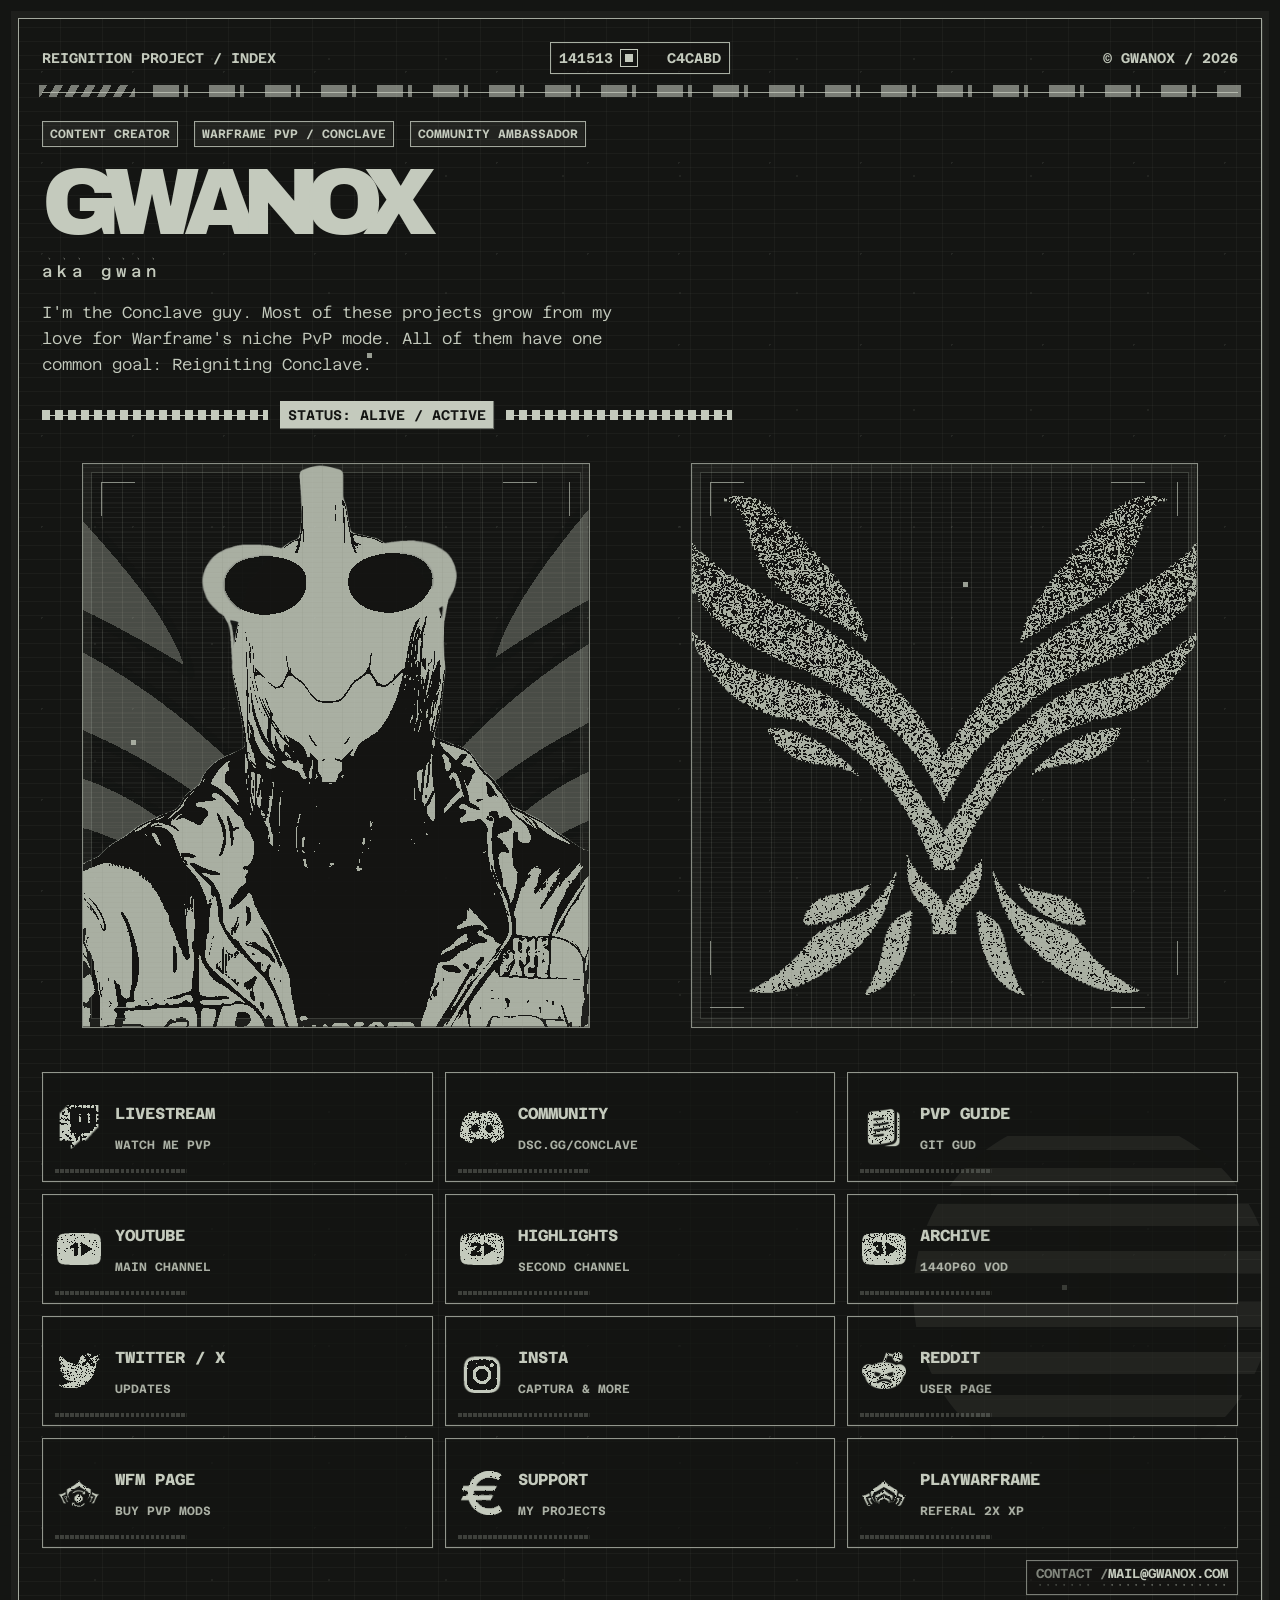
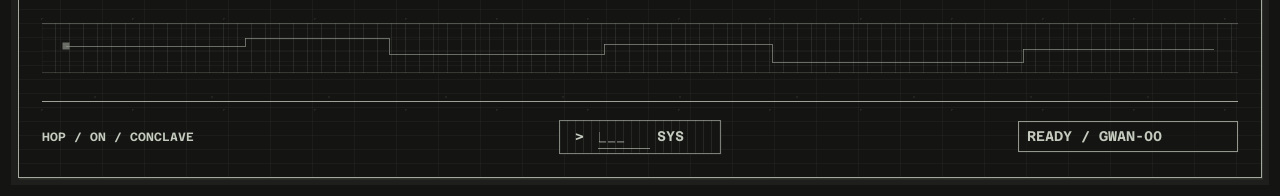
<file: index.html>
﻿<!doctype html>
<html lang="en">
<head>
  <meta charset="utf-8">
  <meta http-equiv="X-UA-Compatible" content="IE=edge">
  <meta name="viewport" content="width=device-width, initial-scale=1">
  <meta name="color-scheme" content="dark light">
  <meta name="theme-color" content="#141513">

  <title>Gwanox - Warframe Conclave PvP Resources and Captura</title>
  <meta name="description" content="Warframe Conclave content creator and ambassador: community projects, livestreams, videos, Conclave Reignited Discord and PvP guide + Captura.">
  <meta name="keywords" content="gwanox, gwan, gwan warframe, warframe pvp, warframe conclave, warframe conclave pvp, warframe conclave guide, warframe pvp guide, conclave mods, conclave discord, conclave reignited, warframe captura, captura artist, warframe market gwan, warframe pvp streamer">
  <meta name="subject" content="Warframe Conclave PvP resources, guides, streams and Captura by Gwanox">
  <meta name="classification" content="Warframe Conclave, Warframe PvP, gaming resources">
  <meta name="robots" content="index, follow, max-image-preview:large">
  <meta name="author" content="Gwanox">
  <meta name="creator" content="Gwanox">
  <meta name="application-name" content="gwanox.com">

  <link rel="canonical" href="https://gwanox.com/">
  <link rel="alternate" hreflang="en" href="https://gwanox.com/">
  <link rel="alternate" hreflang="x-default" href="https://gwanox.com/">
  <link rel="sitemap" type="application/xml" href="/sitemap.xml">
  <link rel="preload" as="font" href="assets/fonts/AzeretMono-Variable.ttf" type="font/ttf" crossorigin>
  <link rel="preload" as="font" href="assets/fonts/ArchivoBlack-Regular.ttf" type="font/ttf" crossorigin>
  <link rel="preload" as="image" href="assets/logos/gwanox.png">
  <link rel="preload" as="image" href="assets/logos/conclave.png">
  <link rel="icon" type="image/svg+xml" href="data:image/svg+xml,%3Csvg xmlns='http://www.w3.org/2000/svg' viewBox='0 0 32 32'%3E%3Crect width='32' height='32' fill='%23141513'/%3E%3Cpath d='M7 7h18v4H7zm4 7h10v4H11zm-4 7h18v4H7z' fill='%23c4cabd'/%3E%3C/svg%3E">
  <link rel="apple-touch-icon" href="assets/logos/gwanox.png">

  <meta property="og:type" content="website">
  <meta property="og:site_name" content="gwanox.com">
  <meta property="og:url" content="https://gwanox.com/">
  <meta property="og:title" content="Gwanox - Conclave (Warframe PvP) and Captura">
  <meta property="og:description" content="Warframe Conclave content creator and ambassador: community projects, livestreams, videos, Conclave Reignited Discord and PvP guide + Captura.">
  <meta property="og:locale" content="en_US">
  <meta property="og:image" content="https://gwanox.com/assets/logos/gwanox.png">
  <meta property="og:image:alt" content="Gwanox avatar">

  <meta name="twitter:card" content="summary_large_image">
  <meta name="twitter:site" content="@_Gwanox">
  <meta name="twitter:creator" content="@_Gwanox">
  <meta name="twitter:title" content="Gwanox - Conclave (Warframe PvP) and Captura">
  <meta name="twitter:description" content="Warframe Conclave content creator and ambassador: community projects, livestreams, videos, Conclave Reignited Discord and PvP guide + Captura.">
  <meta name="twitter:image" content="https://gwanox.com/assets/logos/gwanox.png">
  <meta name="twitter:image:alt" content="Gwanox avatar">

  <!-- [SEO JSON-LD] Keep the ItemList below in the same order as the visible link cards. -->
  <script type="application/ld+json">
  {
    "@context": "https://schema.org",
    "@graph": [
      {
        "@type": "Person",
        "@id": "https://gwanox.com/#person",
        "name": "Gwanox",
        "alternateName": ["Gwan", "_Gwanox", "-Gwanox"],
        "url": "https://gwanox.com/",
        "email": "mailto:mail@gwanox.com",
        "image": "https://gwanox.com/assets/logos/gwanox.png",
        "description": "Warframe Conclave PvP resource author, PvP streamer, Captura artist and Conclave mod seller.",
        "sameAs": [
          "https://www.twitch.tv/gwanox",
          "https://twitter.com/_Gwanox",
          "https://x.com/_Gwanox",
          "https://www.youtube.com/@gwanox",
          "https://www.youtube.com/@gwanox2",
          "https://www.youtube.com/@gwanoxVOD",
          "https://www.instagram.com/gwanox",
          "https://www.reddit.com/user/gwanox",
          "https://warframe.market/profile/gwan",
          "https://gwanox.bio.link"
        ],
        "knowsAbout": [
          "Warframe",
          "Warframe Conclave",
          "Warframe PvP",
          "Warframe Captura",
          "Digital Extremes",
          "Conclave Reignited"
        ],
        "knowsLanguage": ["English"],
        "affiliation": {"@id": "https://gwanox.com/#conclave-reignited"}
      },
      {
        "@type": "WebSite",
        "@id": "https://gwanox.com/#website",
        "url": "https://gwanox.com/",
        "name": "gwanox.com",
        "publisher": {"@id": "https://gwanox.com/#person"},
        "inLanguage": "en-US",
        "hasPart": [
          {"@id": "https://gwanox.com/warframe-pvp-discord-conclave/#webpage"},
          {"@id": "https://gwanox.com/conclave_guide/#webpage"},
          {"@id": "https://gwanox.com/warframe-pvp/#webpage"}
        ]
      },
      {
        "@type": "WebPage",
        "@id": "https://gwanox.com/warframe-pvp-discord-conclave/#webpage",
        "url": "https://gwanox.com/warframe-pvp-discord-conclave/",
        "name": "Warframe PvP Discord - Conclave Reignited | Gwanox",
        "isPartOf": {"@id": "https://gwanox.com/#website"},
        "about": {"@id": "https://gwanox.com/#conclave-reignited"}
      },
      {
        "@type": "WebPage",
        "@id": "https://gwanox.com/warframe-pvp/#webpage",
        "url": "https://gwanox.com/warframe-pvp/",
        "name": "Warframe PvP / Conclave - Gwanox",
        "isPartOf": {"@id": "https://gwanox.com/#website"},
        "about": {"@id": "https://gwanox.com/#person"}
      },
      {
        "@type": "Article",
        "@id": "https://gwanox.com/conclave_guide/#webpage",
        "url": "https://gwanox.com/conclave_guide/",
        "name": "Warframe Conclave Guide - Gwanox",
        "isPartOf": {"@id": "https://gwanox.com/#website"},
        "author": {"@id": "https://gwanox.com/#person"}
      },
      {
        "@type": "WebPage",
        "@id": "https://www.twitch.tv/gwanox#webpage",
        "url": "https://www.twitch.tv/gwanox",
        "name": "Gwanox Twitch Warframe PvP streams",
        "about": {"@id": "https://gwanox.com/#person"}
      },
      {
        "@type": "WebPage",
        "@id": "https://discord.gg/conclave#webpage",
        "url": "https://discord.gg/conclave",
        "name": "Warframe PvP Discord invite",
        "about": {"@id": "https://gwanox.com/#conclave-reignited"}
      },
      {
        "@type": "ProfilePage",
        "@id": "https://gwanox.com/#profile",
        "url": "https://gwanox.com/",
        "name": "Gwanox",
        "isPartOf": {"@id": "https://gwanox.com/#website"},
        "mainEntity": {"@id": "https://gwanox.com/#person"},
        "about": {"@id": "https://gwanox.com/#person"},
        "keywords": ["Warframe Conclave", "Warframe PvP", "Warframe Conclave guide", "Warframe PvP guide", "Conclave Reignited", "Conclave mods", "Warframe Captura"],
        "mentions": [
          {"@id": "https://gwanox.com/warframe-pvp-discord-conclave/#webpage"},
          {"@id": "https://gwanox.com/warframe-pvp/#webpage"},
          {"@id": "https://gwanox.com/conclave_guide/#webpage"},
          {"@id": "https://www.twitch.tv/gwanox#webpage"},
          {"@id": "https://discord.gg/conclave#webpage"},
          {"@id": "https://gwanox.com/#term-warframe-conclave"},
          {"@id": "https://gwanox.com/#term-warframe-pvp"},
          {"@id": "https://gwanox.com/#term-conclave-guide"},
          {"@id": "https://gwanox.com/#term-conclave-mods"},
          {"@id": "https://gwanox.com/#conclave-reignited"},
          {"@id": "https://gwanox.com/#term-conclave-reignited"}
        ],
        "primaryImageOfPage": {
          "@type": "ImageObject",
          "url": "https://gwanox.com/assets/logos/gwanox.png",
          "caption": "Gwanox avatar"
        }
      },
      {
        "@type": "SiteNavigationElement",
        "@id": "https://gwanox.com/#site-navigation",
        "name": [
          "Warframe PvP Discord",
          "Warframe Conclave Guide",
          "Warframe PvP / Conclave"
        ],
        "url": [
          "https://gwanox.com/warframe-pvp-discord-conclave/",
          "https://gwanox.com/conclave_guide/",
          "https://gwanox.com/warframe-pvp/"
        ]
      },
      {
        "@type": "ItemList",
        "@id": "https://gwanox.com/#priority-pages",
        "name": "Primary Gwanox pages",
        "itemListElement": [
          {"@type": "ListItem", "position": 1, "name": "Warframe PvP Discord", "url": "https://gwanox.com/warframe-pvp-discord-conclave/"},
          {"@type": "ListItem", "position": 2, "name": "Warframe Conclave Guide", "url": "https://gwanox.com/conclave_guide/"},
          {"@type": "ListItem", "position": 3, "name": "Warframe PvP / Conclave", "url": "https://gwanox.com/warframe-pvp/"}
        ]
      },
      {
        "@type": "ItemList",
        "@id": "https://gwanox.com/#links",
        "name": "Gwanox links",
        "itemListElement": [
          {"@type": "ListItem", "position": 1, "name": "Twitch Warframe PvP Streams", "url": "https://www.twitch.tv/gwanox"},
          {"@type": "ListItem", "position": 2, "name": "Conclave Discord", "url": "https://discord.gg/conclave"},
          {"@type": "ListItem", "position": 3, "name": "Conclave Guide", "url": "https://gwanox.com/conclave_guide/"},
          {"@type": "ListItem", "position": 4, "name": "YouTube Warframe PvP Channel", "url": "https://www.youtube.com/@gwanox"},
          {"@type": "ListItem", "position": 5, "name": "Warframe PvP Highlights", "url": "https://www.youtube.com/@gwanox2"},
          {"@type": "ListItem", "position": 6, "name": "Warframe PvP Stream Archive", "url": "https://www.youtube.com/@gwanoxVOD"},
          {"@type": "ListItem", "position": 7, "name": "Gwanox X Updates", "url": "https://twitter.com/_Gwanox"},
          {"@type": "ListItem", "position": 8, "name": "Warframe Captura", "url": "https://www.instagram.com/gwanox"},
          {"@type": "ListItem", "position": 9, "name": "Gwanox Reddit", "url": "https://www.reddit.com/user/gwanox"},
          {"@type": "ListItem", "position": 10, "name": "Conclave Mods", "url": "https://warframe.market/profile/gwan"},
          {"@type": "ListItem", "position": 11, "name": "Support Gwanox", "url": "https://streamelements.com/gwanox/tip"},
          {"@type": "ListItem", "position": 12, "name": "Warframe Referral", "url": "https://playwarframe.gwanox.com"}
        ]
      },
      {
        "@type": "Organization",
        "@id": "https://gwanox.com/#conclave-reignited",
        "name": "Conclave Reignited",
        "alternateName": ["Warframe PvP Discord", "Warframe Conclave Discord", "Conclave Discord"],
        "url": "https://discord.com/servers/conclave-reignited-315396989787439118",
        "sameAs": [
          "https://discord.gg/conclave",
          "https://discord.com/servers/conclave-reignited-315396989787439118"
        ],
        "member": {"@id": "https://gwanox.com/#person"},
        "description": "Active Warframe PvP Discord community for Conclave players, associated with Gwanox."
      },
      {
        "@type": "DefinedTerm",
        "@id": "https://gwanox.com/#term-warframe-conclave",
        "name": "Warframe Conclave",
        "description": "The player-versus-player mode and community around Warframe Conclave."
      },
      {
        "@type": "DefinedTerm",
        "@id": "https://gwanox.com/#term-warframe-pvp",
        "name": "Warframe PvP",
        "description": "Competitive player-versus-player resources, matches, videos and guides for Warframe."
      },
      {
        "@type": "DefinedTerm",
        "@id": "https://gwanox.com/#term-conclave-guide",
        "name": "Warframe Conclave guide",
        "description": "Guide material for Warframe Conclave fundamentals, PvP practice and player resources."
      },
      {
        "@type": "DefinedTerm",
        "@id": "https://gwanox.com/#term-conclave-mods",
        "name": "Conclave mods",
        "description": "Warframe Conclave mod inventory and trading reference."
      },
      {
        "@type": "DefinedTerm",
        "@id": "https://gwanox.com/#term-conclave-reignited",
        "name": "Conclave Reignited",
        "url": "https://discord.com/servers/conclave-reignited-315396989787439118",
        "description": "Warframe Conclave PvP Discord community server linked from Gwanox."
      }
    ]
  }
  </script>

  <link rel="stylesheet" href="assets/css/site.css">
  <style>
    /* Keep SVG filter bindings inline so document-fragment filters resolve reliably. */
    .photo-filter { filter: url("#duo-photo-dark"); }
    .logo-filter { filter: url("#duo-logo-dark"); }
    [data-theme="paper"] .photo-filter { filter: url("#duo-photo-paper"); }
    [data-theme="paper"] .logo-filter { filter: url("#duo-logo-paper"); }
    .channel:hover .mark-img { filter: url("#duo-logo-paper"); }
    [data-theme="paper"] .channel:hover .mark-img { filter: url("#duo-logo-dark"); }
  </style>
</head>
<body data-theme="dark">
  <!-- [SVG FILTERS] Inline because fragment filters are more reliable from the document. -->
  <svg class="svg-defs" aria-hidden="true" focusable="false">
    <filter id="duo-photo-dark" color-interpolation-filters="sRGB">
      <feColorMatrix result="gray" type="matrix" values=".2126 .7152 .0722 0 0 .2126 .7152 .0722 0 0 .2126 .7152 .0722 0 0 0 0 0 1 0"/>
      <feComponentTransfer in="gray" result="lifted">
        <feFuncR type="gamma" amplitude="1" exponent="1.16" offset=".10"/>
        <feFuncG type="gamma" amplitude="1" exponent="1.16" offset=".10"/>
        <feFuncB type="gamma" amplitude="1" exponent="1.16" offset=".10"/>
      </feComponentTransfer>
      <feComponentTransfer in="lifted" result="mono">
        <feFuncR type="discrete" tableValues="0 0 0 0 0 1 1 1 1 1 1 1"/>
        <feFuncG type="discrete" tableValues="0 0 0 0 0 1 1 1 1 1 1 1"/>
        <feFuncB type="discrete" tableValues="0 0 0 0 0 1 1 1 1 1 1 1"/>
      </feComponentTransfer>
      <feColorMatrix in="mono" type="matrix" values=".69020 0 0 0 .07843 .70980 0 0 0 .08235 .66667 0 0 0 .07451 0 0 0 1 0"/>
    </filter>
    <filter id="duo-photo-paper" color-interpolation-filters="sRGB">
      <feColorMatrix result="gray" type="matrix" values=".2126 .7152 .0722 0 0 .2126 .7152 .0722 0 0 .2126 .7152 .0722 0 0 0 0 0 1 0"/>
      <feComponentTransfer in="gray" result="lifted">
        <feFuncR type="gamma" amplitude="1" exponent="1.16" offset=".10"/>
        <feFuncG type="gamma" amplitude="1" exponent="1.16" offset=".10"/>
        <feFuncB type="gamma" amplitude="1" exponent="1.16" offset=".10"/>
      </feComponentTransfer>
      <feComponentTransfer in="lifted" result="mono">
        <feFuncR type="discrete" tableValues="0 0 0 0 0 1 1 1 1 1 1 1"/>
        <feFuncG type="discrete" tableValues="0 0 0 0 0 1 1 1 1 1 1 1"/>
        <feFuncB type="discrete" tableValues="0 0 0 0 0 1 1 1 1 1 1 1"/>
      </feComponentTransfer>
      <feColorMatrix in="mono" type="matrix" values="-.69020 0 0 0 .76863 -.70980 0 0 0 .79216 -.66667 0 0 0 .74118 0 0 0 1 0"/>
    </filter>
    <filter id="duo-logo-dark" color-interpolation-filters="sRGB">
      <feColorMatrix result="gray" type="matrix" values=".2126 .7152 .0722 0 0 .2126 .7152 .0722 0 0 .2126 .7152 .0722 0 0 0 0 0 1 0"/>
      <feComponentTransfer in="gray" result="lifted">
        <feFuncR type="gamma" amplitude="1" exponent="1.16" offset=".10"/>
        <feFuncG type="gamma" amplitude="1" exponent="1.16" offset=".10"/>
        <feFuncB type="gamma" amplitude="1" exponent="1.16" offset=".10"/>
      </feComponentTransfer>
      <feComponentTransfer in="lifted" result="mono">
        <feFuncR type="discrete" tableValues="0 0 0 0 0 1 1 1 1 1 1 1"/>
        <feFuncG type="discrete" tableValues="0 0 0 0 0 1 1 1 1 1 1 1"/>
        <feFuncB type="discrete" tableValues="0 0 0 0 0 1 1 1 1 1 1 1"/>
      </feComponentTransfer>
      <feColorMatrix in="mono" type="matrix" values="-.69020 0 0 0 .76863 -.70980 0 0 0 .79216 -.66667 0 0 0 .74118 0 0 0 1 0"/>
    </filter>
    <filter id="duo-logo-paper" color-interpolation-filters="sRGB">
      <feColorMatrix result="gray" type="matrix" values=".2126 .7152 .0722 0 0 .2126 .7152 .0722 0 0 .2126 .7152 .0722 0 0 0 0 0 1 0"/>
      <feComponentTransfer in="gray" result="lifted">
        <feFuncR type="gamma" amplitude="1" exponent="1.16" offset=".10"/>
        <feFuncG type="gamma" amplitude="1" exponent="1.16" offset=".10"/>
        <feFuncB type="gamma" amplitude="1" exponent="1.16" offset=".10"/>
      </feComponentTransfer>
      <feComponentTransfer in="lifted" result="mono">
        <feFuncR type="discrete" tableValues="0 0 0 0 0 1 1 1 1 1 1 1"/>
        <feFuncG type="discrete" tableValues="0 0 0 0 0 1 1 1 1 1 1 1"/>
        <feFuncB type="discrete" tableValues="0 0 0 0 0 1 1 1 1 1 1 1"/>
      </feComponentTransfer>
      <feColorMatrix in="mono" type="matrix" values=".69020 0 0 0 .07843 .70980 0 0 0 .08235 .66667 0 0 0 .07451 0 0 0 1 0"/>
    </filter>
  </svg>

  <div class="aim-layer" id="aimLayer" aria-label="Background aim trainer"></div>
  <div class="aim-hud" id="aimHud" aria-live="polite" hidden>
    <span>TIME <strong id="aimTime">00:00</strong></span>
    <span>ACC <strong id="aimAccuracy">100%</strong></span>
    <span>LIVES <strong id="aimLives">3</strong></span>
    <span>HITS <strong id="aimHits">0</strong></span>
  </div>
  <div class="aim-result" id="aimResult" role="dialog" aria-live="polite" hidden>
    <button class="aim-close" id="aimClose" type="button" aria-label="Dismiss score">X</button>
    <strong>AIM SESH LOST</strong>
    <span id="aimSummary">0 hits / 100% / 00:00</span>
    <button id="aimShare" type="button">Copy Score</button>
  </div>
  <aside class="filter-lab" id="filterLab" aria-label="Temporary image filter controls" hidden>
    <strong>FILTER LAB / TEMP</strong>
    <label>
      <span>Gamma</span>
      <input id="filterGamma" type="range" min="0.45" max="1.45" step="0.01" value="1.16">
      <output id="filterGammaValue">1.16</output>
    </label>
    <label>
      <span>Lift</span>
      <input id="filterLift" type="range" min="0" max="0.18" step="0.01" value="0.10">
      <output id="filterLiftValue">0.10</output>
    </label>
    <label>
      <span>Cutoff</span>
      <input id="filterCutoff" type="range" min="10" max="80" step="1" value="41">
      <output id="filterCutoffValue">41</output>
    </label>
    <code id="filterReadout">gamma=1.16 lift=0.10 cutoff=41 table=0 0 0 0 0 1 1 1 1 1 1 1</code>
  </aside>

  <!-- [VISIBLE CONTENT] The page is crawlable HTML; JS only adds interaction. -->
  <main class="site" id="main">
    <section class="micrographic" aria-labelledby="site-title">
      <div class="motion-layer" id="motionLayer" aria-hidden="true">
        <span class="ticker"></span>
        <span class="factory-blip"></span>
        <span class="factory-blip"></span>
        <span class="factory-blip"></span>
        <span class="factory-blip"></span>
      </div>

      <div class="panel">
        <header class="databar">
          <span>Reignition PROJECT  / Index</span>
          <button class="theme-toggle" id="themeToggle" type="button" aria-pressed="false">
            <span>141513</span>
            <span class="toggle-cell" aria-hidden="true"></span>
            <span>C4CABD</span>
          </button>
          <span class="right">© Gwanox / <script>document.write(new Date().getFullYear())</script></span>
        </header>

        <div class="content">
          <section class="identity" aria-label="Gwanox profile">
            <div class="eyebrow">
              <span>Content Creator</span>
              <a href="/warframe-pvp/">Warframe PvP / Conclave</a>
              <a href="/warframe-pvp-discord-conclave/">Community Ambassador</a>
            </div>

            <h1 id="site-title"><span class="title-word">GWANOX</span><span class="aka">aka gwan</span></h1>

            <p class="lead">
              I'm the Conclave guy. Most of these projects grow from my love for Warframe's niche PvP mode. All of them have one common goal: Reigniting Conclave.
            </p>

            <div class="stat-strip" aria-hidden="true"><span>status: alive / active</span></div>

            <div class="image-array">
              <figure class="portrait">
                <img class="photo-filter" src="assets/logos/gwanox.png" alt="Gwanox avatar" width="400" height="400" decoding="async">
                <figcaption class="sr-only">Gwanox avatar processed through a two-color retro image filter.</figcaption>
              </figure>
              <figure class="sigil-box">
                <img class="logo-filter" src="assets/logos/conclave.png" alt="Conclave emblem" width="512" height="512" decoding="async">
                <figcaption class="sr-only">Conclave emblem processed through a two-color retro image filter.</figcaption>
              </figure>
            </div>
          </section>

          <!-- [LINK CARDS] Add cards here, then mirror name/url in the JSON-LD ItemList. -->
          <nav class="links" aria-label="Gwanox links">

            <a class="channel" href="https://www.twitch.tv/gwanox" target="_blank" rel="noopener noreferrer me" data-status="Broadcast / live matches" data-id="twitch">
              <img class="mark mark-img logo-filter" src="assets/logos/twitch.png" alt="" width="128" height="128" decoding="async" aria-hidden="true">
              <strong>Livestream</strong>
              <small>Watch me PvP</small>
            </a>

            <a class="channel" href="https://discord.gg/conclave" target="_blank" rel="noopener noreferrer me" data-status="Warframe PvP Discord / active server" data-id="discord">
              <img class="mark mark-img logo-filter" src="assets/logos/discord.png" alt="" width="128" height="128" decoding="async" aria-hidden="true">
              <strong>Community</strong>
              <small>dsc.gg/conclave</small>
            </a>

            <a class="channel" href="/conclave_guide/" data-status="Guide / PvP fundamentals" data-id="guide">
              <img class="mark mark-img logo-filter" src="assets/logos/guide.png" alt="" width="128" height="128" decoding="async" aria-hidden="true">
              <strong>PvP Guide</strong>
              <small>Git gud</small>
            </a>

            <a class="channel" href="https://www.youtube.com/@gwanox" target="_blank" rel="noopener noreferrer me" data-status="Channel / edits and guides" data-id="youtube">
              <img class="mark mark-img logo-filter" src="assets/logos/youtube.png" alt="" width="128" height="128" decoding="async" aria-hidden="true">
              <strong>YouTube</strong>
              <small>Main channel</small>
            </a>

            <a class="channel" href="https://www.youtube.com/@gwanox2" target="_blank" rel="noopener noreferrer me" data-status="Second channel / compact cuts" data-id="clips">
              <img class="mark mark-img logo-filter" src="assets/logos/clips.png" alt="" width="128" height="128" decoding="async" aria-hidden="true">
              <strong>Highlights</strong>
              <small>Second channel</small>
            </a>

            <a class="channel" href="https://www.youtube.com/@gwanoxVOD" target="_blank" rel="noopener noreferrer me" data-status="Archive / 1440p60 streams" data-id="vod">
              <img class="mark mark-img logo-filter" src="assets/logos/vod.png" alt="" width="128" height="128" decoding="async" aria-hidden="true">
              <strong>Archive</strong>
              <small>1440p60 VOD</small>
            </a>

            <a class="channel" href="https://twitter.com/_Gwanox" target="_blank" rel="noopener noreferrer me" data-status="feed / updates" data-id="x">
              <img class="mark mark-img logo-filter" src="assets/logos/x.png" alt="" width="128" height="128" decoding="async" aria-hidden="true">
              <strong>Twitter / X</strong>
              <small>Updates</small>
            </a>

            <a class="channel" href="https://www.instagram.com/gwanox" target="_blank" rel="noopener noreferrer me" data-status="Captura / image work" data-id="instagram">
              <img class="mark mark-img logo-filter" src="assets/logos/instagram.png" alt="" width="128" height="128" decoding="async" aria-hidden="true">
              <strong>Insta</strong>
              <small>Captura & More</small>
            </a>

            <a class="channel" href="https://www.reddit.com/user/gwanox" target="_blank" rel="noopener noreferrer me" data-status="Reddit / user profile" data-id="reddit">
              <img class="mark mark-img logo-filter" src="assets/logos/reddit.png" alt="" width="128" height="128" decoding="async" aria-hidden="true">
              <strong>Reddit</strong>
              <small>User page</small>
            </a>

            <a class="channel" href="https://warframe.market/profile/gwan" target="_blank" rel="noopener noreferrer me" data-status="Market / mods" data-id="market">
              <img class="mark mark-img logo-filter" src="assets/logos/market.png" alt="" width="128" height="128" decoding="async" aria-hidden="true">
              <strong>WFM Page</strong>
              <small>Buy PvP Mods</small>
            </a>

            <a class="channel" href="https://streamelements.com/gwanox/tip" target="_blank" rel="noopener noreferrer me" data-status="Thank / you" data-id="support">
              <img class="mark mark-img logo-filter" src="assets/logos/support.png" alt="" width="128" height="128" decoding="async" aria-hidden="true">
              <strong>Support</strong>
              <small>My projects</small>
            </a>

            <a class="channel" href="https://playwarframe.gwanox.com" target="_blank" rel="noopener noreferrer" data-status="Referral / play Warframe" data-id="referral">
              <img class="mark mark-img logo-filter" src="assets/logos/referral.png" alt="" width="128" height="128" decoding="async" aria-hidden="true">
              <strong>PlayWarframe</strong>
              <small>Referal 2x XP</small>
            </a>

            <a class="link-mail" href="mailto:mail@gwanox.com"> mail@gwanox.com</a>

          </nav>

          <div class="scope-line" aria-hidden="true">
            <span class="scope-h scope-h-1"></span>
            <span class="scope-v scope-v-1"></span>
            <span class="scope-h scope-h-2"></span>
            <span class="scope-v scope-v-2"></span>
            <span class="scope-h scope-h-3"></span>
            <span class="scope-v scope-v-3"></span>
            <span class="scope-h scope-h-4"></span>
            <span class="scope-v scope-v-4"></span>
            <span class="scope-h scope-h-5"></span>
            <span class="scope-v scope-v-5"></span>
            <span class="scope-h scope-h-6"></span>
            <span class="scope-pulse"></span>
          </div>
        </div>

        <footer class="footerbar">
          <span class="serial">HOP / ON / CONCLAVE</span>
          <form class="access-port" id="labGate" autocomplete="off">
            <span aria-hidden="true">></span>
            <span class="access-entry">
              <input id="labCode" type="text" maxlength="3" inputmode="text" spellcheck="false" aria-label="System code" placeholder="___">
            </span>
            <span id="labGateStatus" aria-live="polite">SYS</span>
            <button class="access-close" id="labClose" type="button" aria-label="Close current easter egg" hidden>X</button>
          </form>
          <span class="readout right" id="readout" aria-live="polite">READY / GWAN-00</span>
        </footer>
      </div>
    </section>
  </main>

  <!-- [PRIORITY NAV] Mirrors sitemap priority for search sitelink candidates. -->
  <nav class="sitelink-nav sr-only" aria-label="Priority pages">
    <h2>Primary Gwanox pages</h2>
    <ol>
      <li><a href="/warframe-pvp-discord-conclave/">Warframe PvP Discord - Conclave Reignited</a></li>
      <li><a href="/conclave_guide/">Warframe Conclave Guide</a></li>
      <li><a href="/warframe-pvp/">Warframe PvP / Conclave</a></li>
    </ol>
  </nav>

  <!-- [SEMANTIC INDEX] Accessible summary for screen readers and parsers, kept short and human. -->
  <section class="sr-only" aria-labelledby="semantic-index-title">
    <h2 id="semantic-index-title">Warframe Conclave PvP resources by Gwanox</h2>
    <p>Gwanox.com is a compact index for Warframe Conclave and Warframe PvP resources, including a <a href="/warframe-pvp-discord-conclave/">Warframe PvP Discord page</a>, a <a href="/conclave_guide/">Conclave guide</a>, a <a href="/warframe-pvp/">Warframe PvP landing page</a>, PvP match broadcasts, YouTube archives, Captura work, Conclave mod inventory and a Warframe referral.</p>
    <ul>
      <li>Warframe Conclave guide and PvP manual for players looking for fundamentals, practice references and match resources.</li>
      <li>Warframe PvP streams, live Conclave broadcasts, 1440p60 video archives and short match clips from Gwanox.</li>
      <li>Warframe Captura work, Conclave mod inventory, Conclave Reignited community access and official Gwanox profile links.</li>
    </ul>
  </section>

  <noscript>
    <p class="sr-only">Gwanox.com links to Warframe Conclave PvP resources, PvP streams, Captura work, video archives, Conclave Reignited, a Warframe referral and Conclave mods.</p>
  </noscript>

  <script src="assets/js/site.js" defer></script>
</body>
</html>
</file>
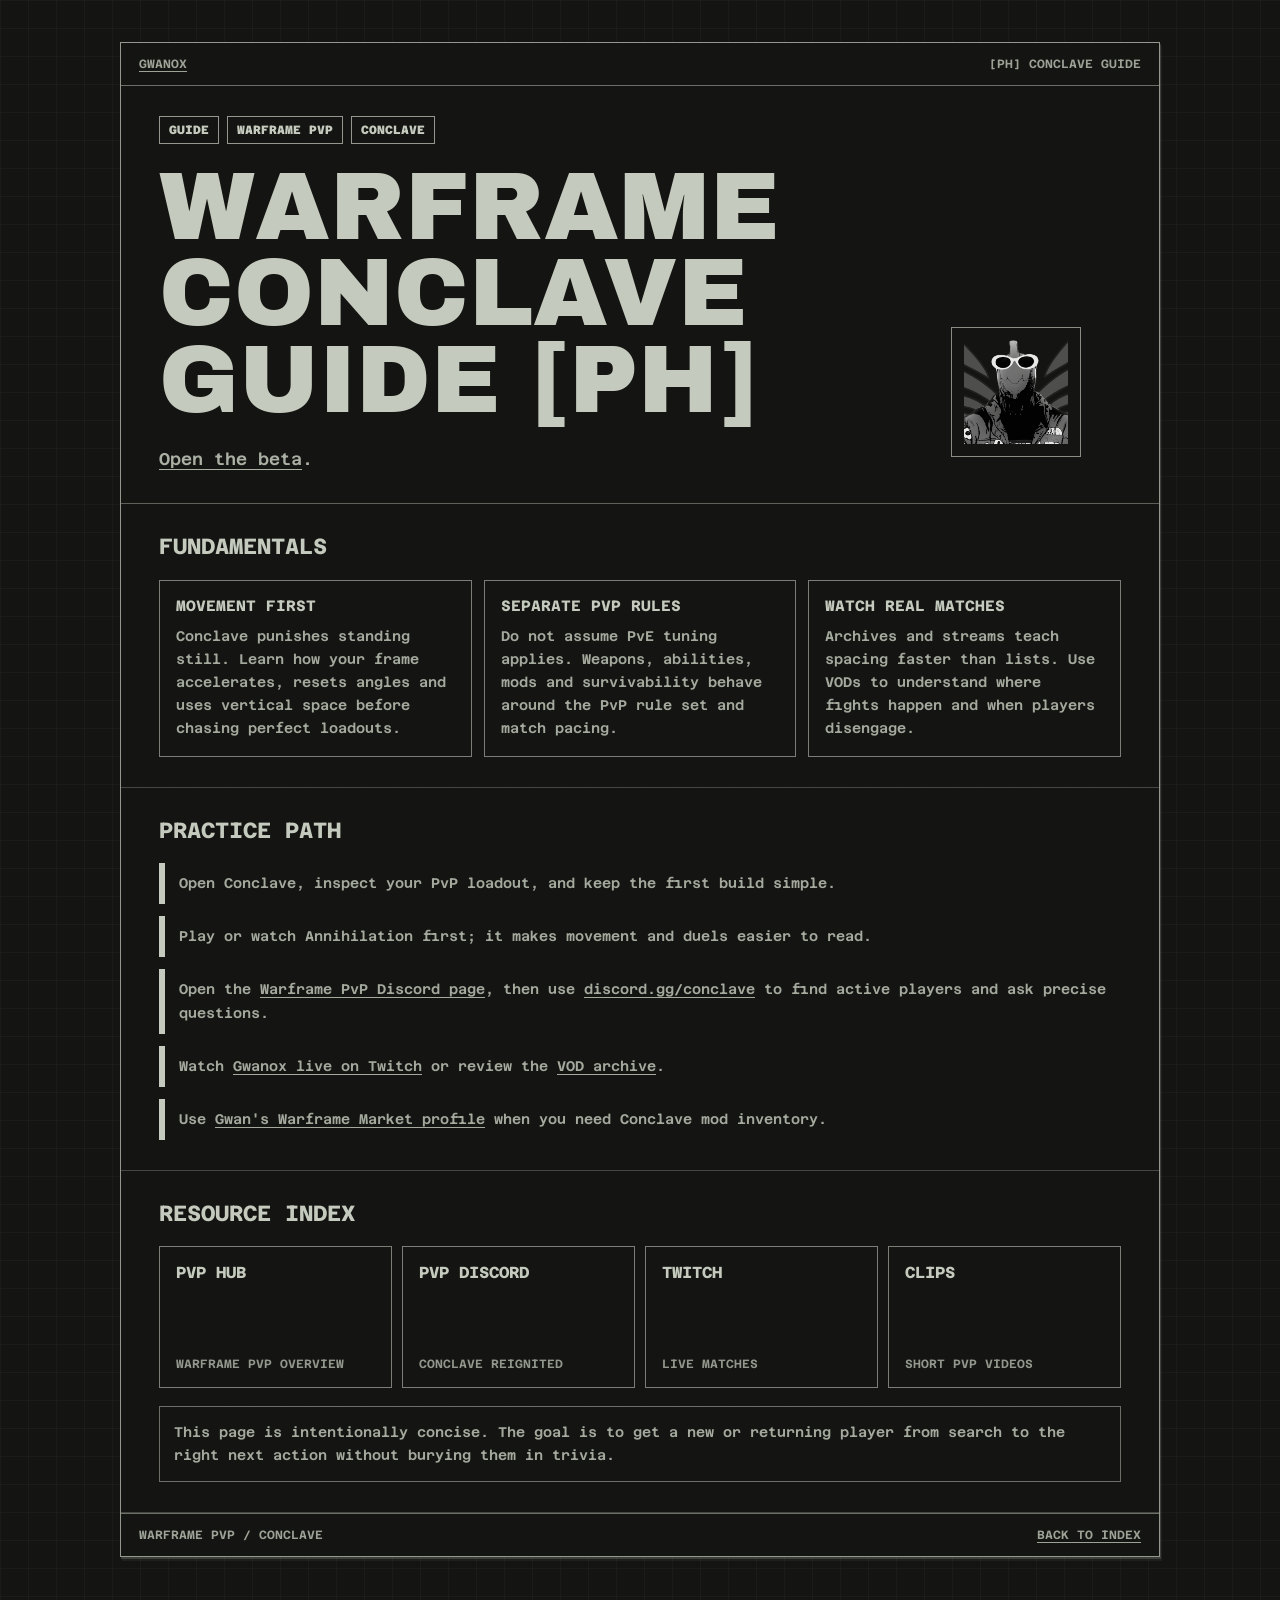
<file: conclave_guide/index.html>
<!doctype html>
<html lang="en">
<head>
  <meta charset="utf-8">
  <meta http-equiv="X-UA-Compatible" content="IE=edge">
  <meta name="viewport" content="width=device-width, initial-scale=1">
  <meta name="color-scheme" content="dark">
  <meta name="theme-color" content="#141513">

  <title>Warframe Conclave Guide - Gwanox</title>
  <meta name="description" content="A direct Warframe Conclave guide by Gwanox: PvP fundamentals, practice path, community entry points, archives, clips and Conclave mod resources.">
  <meta name="keywords" content="warframe conclave guide, warframe pvp guide, warframe conclave, warframe pvp, conclave mods, conclave discord, gwanox">
  <meta name="robots" content="index, follow, max-image-preview:large">
  <meta name="author" content="Gwanox">

  <link rel="canonical" href="https://gwanox.com/conclave_guide/">
  <link rel="alternate" hreflang="en" href="https://gwanox.com/conclave_guide/">
  <link rel="alternate" hreflang="x-default" href="https://gwanox.com/conclave_guide/">
  <link rel="preload" as="font" href="../assets/fonts/AzeretMono-Variable.ttf" type="font/ttf" crossorigin>
  <link rel="preload" as="font" href="../assets/fonts/ArchivoBlack-Regular.ttf" type="font/ttf" crossorigin>
  <link rel="stylesheet" href="../assets/css/seo-pages.css">
  <link rel="icon" type="image/svg+xml" href="data:image/svg+xml,%3Csvg xmlns='http://www.w3.org/2000/svg' viewBox='0 0 32 32'%3E%3Crect width='32' height='32' fill='%23141513'/%3E%3Cpath d='M7 7h18v4H7zm4 7h10v4H11zm-4 7h18v4H7z' fill='%23c4cabd'/%3E%3C/svg%3E">

  <meta property="og:type" content="article">
  <meta property="og:site_name" content="gwanox.com">
  <meta property="og:url" content="https://gwanox.com/conclave_guide/">
  <meta property="og:title" content="Warframe Conclave Guide - Gwanox">
  <meta property="og:description" content="No lore dump: movement, habits, links and the practice path Gwanox would give someone trying Warframe Conclave today.">
  <meta property="og:image" content="https://gwanox.com/assets/logos/gwanox.png">
  <meta property="og:image:alt" content="Gwanox avatar">
  <meta property="og:locale" content="en_US">

  <meta name="twitter:card" content="summary_large_image">
  <meta name="twitter:site" content="@_Gwanox">
  <meta name="twitter:creator" content="@_Gwanox">
  <meta name="twitter:title" content="Warframe Conclave Guide - Gwanox">
  <meta name="twitter:description" content="No lore dump: movement, habits, links and the practice path Gwanox would give someone trying Warframe Conclave today.">
  <meta name="twitter:image" content="https://gwanox.com/assets/logos/gwanox.png">
  <meta name="twitter:image:alt" content="Gwanox avatar">

  <script type="application/ld+json">
  {
    "@context": "https://schema.org",
    "@graph": [
      {
        "@type": "Person",
        "@id": "https://gwanox.com/#person",
        "name": "Gwanox",
        "alternateName": ["Gwan", "_Gwanox"],
        "url": "https://gwanox.com/",
        "image": "https://gwanox.com/assets/logos/gwanox.png",
        "sameAs": [
          "https://www.twitch.tv/gwanox",
          "https://twitter.com/_Gwanox",
          "https://x.com/_Gwanox",
          "https://www.youtube.com/@gwanox",
          "https://www.youtube.com/@gwanox2",
          "https://www.youtube.com/@gwanoxVOD",
          "https://www.instagram.com/gwanox",
          "https://www.reddit.com/user/gwanox",
          "https://warframe.market/profile/gwan",
          "https://gwanox.bio.link"
        ],
        "knowsAbout": ["Warframe PvP", "Warframe Conclave", "Conclave mods", "Conclave Reignited"],
        "affiliation": {"@id": "https://gwanox.com/#conclave-reignited"}
      },
      {
        "@type": "Organization",
        "@id": "https://gwanox.com/#conclave-reignited",
        "name": "Conclave Reignited",
        "alternateName": ["Warframe PvP Discord", "Warframe Conclave Discord", "Conclave Discord"],
        "url": "https://discord.com/servers/conclave-reignited-315396989787439118",
        "sameAs": [
          "https://discord.gg/conclave",
          "https://discord.com/servers/conclave-reignited-315396989787439118"
        ],
        "member": {"@id": "https://gwanox.com/#person"},
        "description": "Active Warframe PvP Discord community for Conclave players, associated with Gwanox."
      },
      {
        "@type": "WebSite",
        "@id": "https://gwanox.com/#website",
        "url": "https://gwanox.com/",
        "name": "gwanox.com",
        "publisher": {"@id": "https://gwanox.com/#person"},
        "inLanguage": "en-US"
      },
      {
        "@type": "Article",
        "@id": "https://gwanox.com/conclave_guide/#webpage",
        "url": "https://gwanox.com/conclave_guide/",
        "headline": "Warframe Conclave Guide - Gwanox",
        "name": "Warframe Conclave Guide - Gwanox",
        "description": "Direct Warframe Conclave PvP guide covering fundamentals, movement habits, practice path, community links, videos and mod resources.",
        "author": {"@id": "https://gwanox.com/#person"},
        "publisher": {"@id": "https://gwanox.com/#person"},
        "image": "https://gwanox.com/assets/logos/gwanox.png",
        "about": [
          {"@id": "https://gwanox.com/#person"},
          {"@id": "https://gwanox.com/#conclave-reignited"}
        ],
        "isPartOf": {"@id": "https://gwanox.com/#website"},
        "mainEntityOfPage": "https://gwanox.com/conclave_guide/"
      },
      {
        "@type": "BreadcrumbList",
        "@id": "https://gwanox.com/conclave_guide/#breadcrumbs",
        "itemListElement": [
          {"@type": "ListItem", "position": 1, "name": "Gwanox", "item": "https://gwanox.com/"},
          {"@type": "ListItem", "position": 2, "name": "Warframe PvP", "item": "https://gwanox.com/warframe-pvp/"},
          {"@type": "ListItem", "position": 3, "name": "Conclave Guide", "item": "https://gwanox.com/conclave_guide/"}
        ]
      }
    ]
  }
  </script>
</head>
<body>
  <main class="page">
    <article class="shell">
      <header class="topbar">
        <a href="../">GWANOX</a>
        <span>[PH] Conclave Guide</span>
      </header>

      <section class="hero">
        <div>
          <div class="eyebrow">
            <span>Guide</span>
            <span>Warframe PvP</span>
            <span>Conclave</span>
          </div>
          <h1>Warframe Conclave Guide [PH]</h1>
          <p class="lead"><a href="/conclave_guide/temp/">Open the beta</a>.</p>
        </div>
        <figure class="hero-media">
          <img src="../assets/logos/gwanox.png" alt="Gwanox avatar for the Warframe Conclave guide" width="400" height="400">
        </figure>
      </section>

      <section class="section" id="fundamentals">
        <h2>Fundamentals</h2>
        <div class="grid">
          <div class="card">
            <h3>Movement First</h3>
            <p>Conclave punishes standing still. Learn how your frame accelerates, resets angles and uses vertical space before chasing perfect loadouts.</p>
          </div>
          <div class="card">
            <h3>Separate PvP Rules</h3>
            <p>Do not assume PvE tuning applies. Weapons, abilities, mods and survivability behave around the PvP rule set and match pacing.</p>
          </div>
          <div class="card">
            <h3>Watch Real Matches</h3>
            <p>Archives and streams teach spacing faster than lists. Use VODs to understand where fights happen and when players disengage.</p>
          </div>
        </div>
      </section>

      <section class="section">
        <h2>Practice Path</h2>
        <ol class="steps">
          <li>Open Conclave, inspect your PvP loadout, and keep the first build simple.</li>
          <li>Play or watch Annihilation first; it makes movement and duels easier to read.</li>
          <li>Open the <a href="../warframe-pvp-discord-conclave/">Warframe PvP Discord page</a>, then use <a href="https://discord.gg/conclave" rel="noopener noreferrer">discord.gg/conclave</a> to find active players and ask precise questions.</li>
          <li>Watch <a href="https://www.twitch.tv/gwanox" rel="me noopener noreferrer">Gwanox live on Twitch</a> or review the <a href="https://www.youtube.com/@gwanoxVOD" rel="me noopener noreferrer">VOD archive</a>.</li>
          <li>Use <a href="https://warframe.market/profile/gwan" rel="me noopener noreferrer">Gwan's Warframe Market profile</a> when you need Conclave mod inventory.</li>
        </ol>
      </section>

      <section class="section">
        <h2>Resource Index</h2>
        <div class="link-grid">
          <a class="link-card" href="../warframe-pvp/">
            <strong>PvP Hub</strong>
            <span>Warframe PvP overview</span>
          </a>
          <a class="link-card" href="../warframe-pvp-discord-conclave/">
            <strong>PvP Discord</strong>
            <span>Conclave Reignited</span>
          </a>
          <a class="link-card" href="https://www.twitch.tv/gwanox" rel="me noopener noreferrer">
            <strong>Twitch</strong>
            <span>Live matches</span>
          </a>
          <a class="link-card" href="https://www.youtube.com/@gwanox2" rel="me noopener noreferrer">
            <strong>Clips</strong>
            <span>Short PvP videos</span>
          </a>
        </div>
        <p class="note">This page is intentionally concise. The goal is to get a new or returning player from search to the right next action without burying them in trivia.</p>
      </section>

      <footer class="footer">
        <span>Warframe PvP / Conclave</span>
        <a href="../">Back to index</a>
      </footer>
    </article>
  </main>
</body>
</html>
</file>
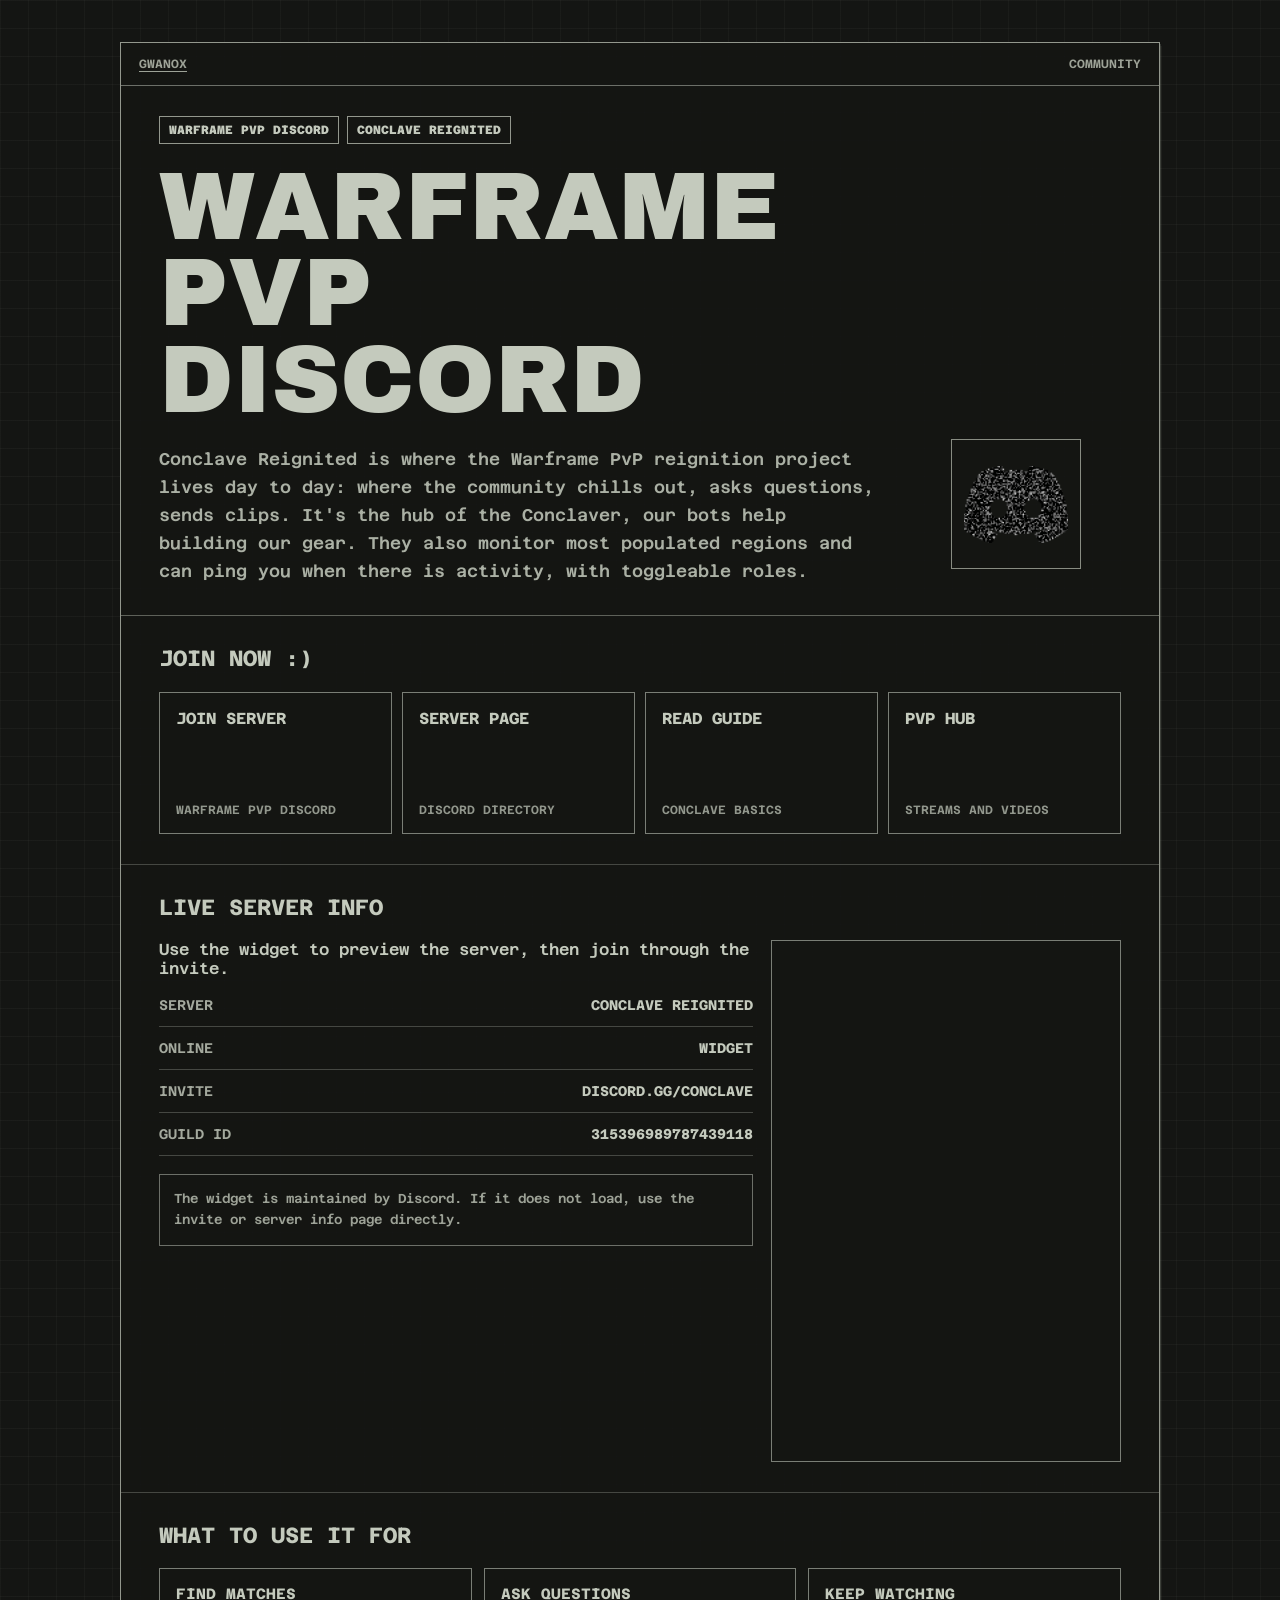
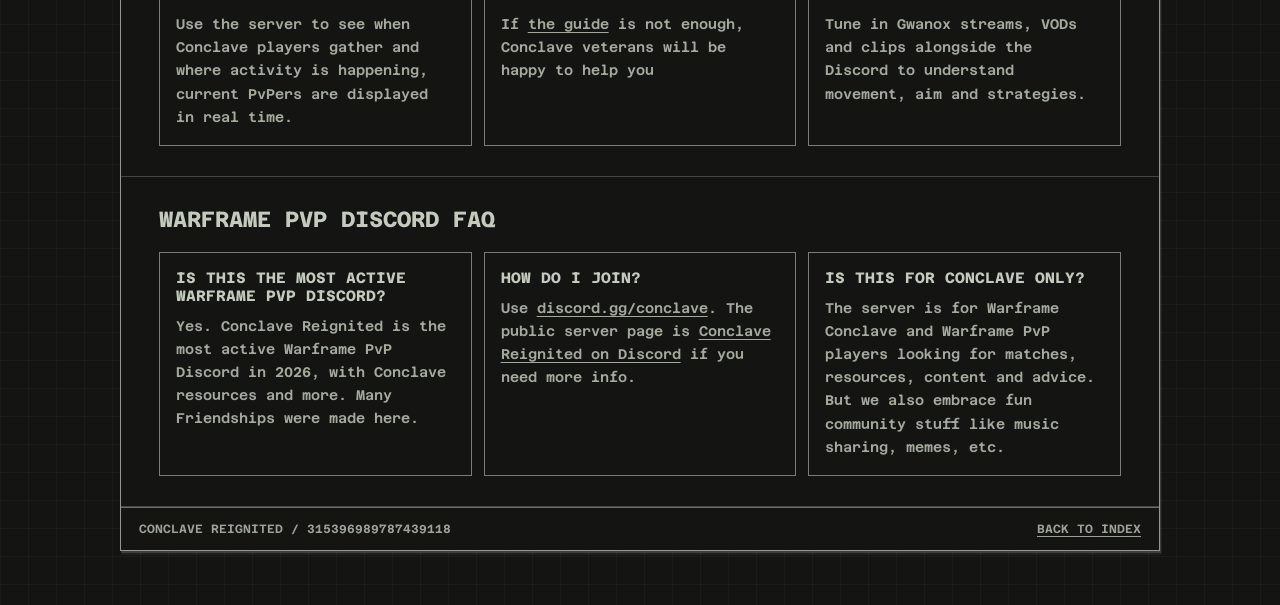
<file: warframe-pvp-discord-conclave/index.html>
<!doctype html>
<html lang="en">
<head>
  <meta charset="utf-8">
  <meta http-equiv="X-UA-Compatible" content="IE=edge">
  <meta name="viewport" content="width=device-width, initial-scale=1">
  <meta name="color-scheme" content="dark">
  <meta name="theme-color" content="#c4cabd">

  <title>Warframe PvP Discord - Conclave Reignited | Gwanox</title>
  <meta name="description" content="Join Conclave Reignited, the Warframe PvP Discord where Gwanox gathers matches, returning players, questions, clips and Conclave resources.">
  <meta name="keywords" content="warframe pvp discord, discord warframe pvp, warframe conclave discord, conclave discord, conclave reignited, warframe pvp community, gwanox discord">
  <meta name="robots" content="index, follow, max-image-preview:large">
  <meta name="author" content="Gwanox">

  <link rel="canonical" href="https://gwanox.com/warframe-pvp-discord-conclave/">
  <link rel="alternate" hreflang="en" href="https://gwanox.com/warframe-pvp-discord-conclave/">
  <link rel="alternate" hreflang="x-default" href="https://gwanox.com/warframe-pvp-discord-conclave/">
  <link rel="preload" as="font" href="../assets/fonts/AzeretMono-Variable.ttf" type="font/ttf" crossorigin>
  <link rel="preload" as="font" href="../assets/fonts/ArchivoBlack-Regular.ttf" type="font/ttf" crossorigin>
  <link rel="stylesheet" href="../assets/css/seo-pages.css">
  <link rel="icon" type="image/svg+xml" href="data:image/svg+xml,%3Csvg xmlns='http://www.w3.org/2000/svg' viewBox='0 0 32 32'%3E%3Crect width='32' height='32' fill='%23141513'/%3E%3Cpath d='M7 7h18v4H7zm4 7h10v4H11zm-4 7h18v4H7z' fill='%23c4cabd'/%3E%3C/svg%3E">

  <meta property="og:type" content="website">
  <meta property="og:site_name" content="gwanox.com">
  <meta property="og:url" content="https://gwanox.com/warframe-pvp-discord-conclave/">
  <meta property="og:title" content="Warframe PvP Discord - Conclave Reignited | Gwanox">
  <meta property="og:description" content="The Warframe PvP Discord where the Conclave project lives day to day: matches, returning players, questions, clips and resources.">
  <meta property="og:image" content="https://gwanox.com/assets/seo/gwanox-warframe-pvp-discord-conclave-og.png">
  <meta property="og:image:secure_url" content="https://gwanox.com/assets/seo/gwanox-warframe-pvp-discord-conclave-og.png">
  <meta property="og:image:type" content="image/png">
  <meta property="og:image:width" content="1200">
  <meta property="og:image:height" content="630">
  <meta property="og:image:alt" content="Warframe PvP Discord - Conclave Reignited by Gwanox">
  <meta property="og:locale" content="en_US">

  <meta name="twitter:card" content="summary_large_image">
  <meta name="twitter:site" content="@_Gwanox">
  <meta name="twitter:creator" content="@_Gwanox">
  <meta name="twitter:title" content="Warframe PvP Discord - Conclave Reignited | Gwanox">
  <meta name="twitter:description" content="The Warframe PvP Discord where the Conclave project lives day to day: matches, returning players, questions, clips and resources.">
  <meta name="twitter:image" content="https://gwanox.com/assets/seo/gwanox-warframe-pvp-discord-conclave-og.png">
  <meta name="twitter:image:alt" content="Warframe PvP Discord - Conclave Reignited by Gwanox">

  <script type="application/ld+json">
  {
    "@context": "https://schema.org",
    "@graph": [
      {
        "@type": "Person",
        "@id": "https://gwanox.com/#person",
        "name": "Gwanox",
        "alternateName": ["Gwan", "_Gwanox"],
        "url": "https://gwanox.com/",
        "image": "https://gwanox.com/assets/logos/gwanox.png",
        "sameAs": [
          "https://www.twitch.tv/gwanox",
          "https://twitter.com/_Gwanox",
          "https://www.youtube.com/@gwanox",
          "https://www.youtube.com/@gwanox2",
          "https://www.youtube.com/@gwanoxVOD",
          "https://www.instagram.com/gwanox",
          "https://www.reddit.com/user/gwanox",
          "https://warframe.market/profile/gwan",
          "https://gwanox.bio.link"
        ],
        "knowsAbout": ["Warframe PvP", "Warframe Conclave", "Conclave Reignited"],
        "affiliation": {"@id": "https://gwanox.com/#conclave-reignited"}
      },
      {
        "@type": "Organization",
        "@id": "https://gwanox.com/#conclave-reignited",
        "name": "Conclave Reignited",
        "alternateName": ["Warframe PvP Discord", "Warframe Conclave Discord", "Conclave Discord"],
        "identifier": "315396989787439118",
        "url": "https://discord.com/servers/conclave-reignited-315396989787439118",
        "sameAs": [
          "https://discord.gg/conclave",
          "https://discord.com/servers/conclave-reignited-315396989787439118"
        ],
        "member": {"@id": "https://gwanox.com/#person"},
        "description": "Active Warframe PvP Discord community for Conclave players, linked from Gwanox."
      },
      {
        "@type": "WebSite",
        "@id": "https://gwanox.com/#website",
        "url": "https://gwanox.com/",
        "name": "gwanox.com",
        "publisher": {"@id": "https://gwanox.com/#person"},
        "inLanguage": "en-US"
      },
      {
        "@type": "WebPage",
        "@id": "https://gwanox.com/warframe-pvp-discord-conclave/#webpage",
        "url": "https://gwanox.com/warframe-pvp-discord-conclave/",
        "name": "Warframe PvP Discord - Conclave Reignited | Gwanox",
        "alternateName": ["Discord Warframe PvP", "Warframe Conclave Discord", "Conclave Discord Community"],
        "description": "Dedicated page for Conclave Reignited, the Warframe PvP Discord community where Gwanox gathers matches, returning players, questions, clips and resources.",
        "isPartOf": {"@id": "https://gwanox.com/#website"},
        "about": [
          {"@id": "https://gwanox.com/#person"},
          {"@id": "https://gwanox.com/#conclave-reignited"}
        ],
        "mentions": [
          "https://discord.gg/conclave",
          "https://discord.com/servers/conclave-reignited-315396989787439118",
          "https://discord.com/api/guilds/315396989787439118/widget.json"
        ],
        "primaryImageOfPage": {
          "@type": "ImageObject",
          "url": "https://gwanox.com/assets/seo/gwanox-warframe-pvp-discord-conclave-og.png",
          "width": 1200,
          "height": 630,
          "caption": "Warframe PvP Discord - Conclave Reignited by Gwanox"
        }
      },
      {
        "@type": "ItemList",
        "@id": "https://gwanox.com/warframe-pvp-discord-conclave/#links",
        "name": "Conclave Reignited Discord links",
        "itemListElement": [
          {"@type": "ListItem", "position": 1, "name": "Join the Warframe PvP Discord", "url": "https://discord.gg/conclave"},
          {"@type": "ListItem", "position": 2, "name": "Conclave Reignited server info", "url": "https://discord.com/servers/conclave-reignited-315396989787439118"},
          {"@type": "ListItem", "position": 3, "name": "Discord widget API", "url": "https://discord.com/api/guilds/315396989787439118/widget.json"},
          {"@type": "ListItem", "position": 4, "name": "Warframe Conclave guide", "url": "https://gwanox.com/conclave_guide/"},
          {"@type": "ListItem", "position": 5, "name": "Warframe PvP hub", "url": "https://gwanox.com/warframe-pvp/"}
        ]
      },
      {
        "@type": "FAQPage",
        "@id": "https://gwanox.com/warframe-pvp-discord-conclave/#faq",
        "mainEntity": [
          {
            "@type": "Question",
            "name": "Is there an active Warframe PvP Discord?",
            "acceptedAnswer": {
              "@type": "Answer",
              "text": "Yes. Conclave Reignited is the Warframe PvP Discord linked by Gwanox for Conclave matches, returning-player help and community activity."
            }
          },
          {
            "@type": "Question",
            "name": "How do I join the Warframe PvP Discord?",
            "acceptedAnswer": {
              "@type": "Answer",
              "text": "Use the invite at https://discord.gg/conclave. The public Discord server page is https://discord.com/servers/conclave-reignited-315396989787439118."
            }
          },
          {
            "@type": "Question",
            "name": "Is this Discord for Warframe Conclave?",
            "acceptedAnswer": {
              "@type": "Answer",
              "text": "Yes. The server is for Warframe Conclave and Warframe PvP players looking for matches, resources, VODs and advice."
            }
          }
        ]
      },
      {
        "@type": "BreadcrumbList",
        "@id": "https://gwanox.com/warframe-pvp-discord-conclave/#breadcrumbs",
        "itemListElement": [
          {"@type": "ListItem", "position": 1, "name": "Gwanox", "item": "https://gwanox.com/"},
          {"@type": "ListItem", "position": 2, "name": "Warframe PvP Discord", "item": "https://gwanox.com/warframe-pvp-discord-conclave/"}
        ]
      }
    ]
  }
  </script>
</head>
<body>
  <main class="page">
    <article class="shell">
      <header class="topbar">
        <a href="../">GWANOX</a>
        <span>Community</span>
      </header>

      <section class="hero">
        <div>
          <div class="eyebrow">
            <span>Warframe PvP Discord</span>
            <span>Conclave Reignited</span>
          </div>
          <h1>Warframe PvP Discord</h1>
          <p class="lead">Conclave Reignited is where the Warframe PvP reignition project lives day to day: where the community chills out, asks questions, sends clips. It's the hub of the Conclaver, our bots help building our gear. They also monitor most populated regions and can ping you when there is activity, with toggleable roles.</p>
        </div>
        <figure class="hero-media">
          <img src="../assets/logos/discord.png" alt="Discord logo for the Warframe PvP Discord community Conclave Reignited" width="128" height="128">
        </figure>
      </section>

      <section class="section">
        <h2>Join now :)</h2>
        <div class="link-grid">
          <a class="link-card" href="https://discord.gg/conclave" rel="noopener noreferrer">
            <strong>Join Server</strong>
            <span>Warframe PvP Discord</span>
          </a>
          <a class="link-card" href="https://discord.com/servers/conclave-reignited-315396989787439118" rel="noopener noreferrer">
            <strong>Server Page</strong>
            <span>Discord directory</span>
          </a>
          <a class="link-card" href="../conclave_guide/">
            <strong>Read Guide</strong>
            <span>Conclave basics</span>
          </a>
          <a class="link-card" href="../warframe-pvp/">
            <strong>PvP Hub</strong>
            <span>Streams and videos</span>
          </a>
        </div>
      </section>

      <section class="section">
        <h2>Live Server Info</h2>
        <div class="widget-layout">
          <div>
            <p>Use the widget to preview the server, then join through the invite.</p>
            <ul class="signal-list" aria-label="Discord server status">
              <li><span>Server</span><strong id="guildName">Conclave Reignited</strong></li>
              <li><span>Online</span><strong id="guildOnline">Checking</strong></li>
              <li><span>Invite</span><strong>discord.gg/conclave</strong></li>
              <li><span>Guild ID</span><strong>315396989787439118</strong></li>
            </ul>
            <p class="note">The widget is maintained by Discord. If it does not load, use the invite or server info page directly.</p>
          </div>
          <div class="widget-panel">
            <iframe class="discord-widget" src="https://discord.com/widget?id=315396989787439118&amp;theme=dark" width="350" height="200" allowtransparency="true" frameborder="0" sandbox="allow-popups allow-popups-to-escape-sandbox allow-same-origin allow-scripts" title="Conclave Reignited Discord widget"></iframe>
          </div>
        </div>
      </section>

      <section class="section">
        <h2>What To Use It For</h2>
        <div class="grid">
          <div class="card">
            <h3>Find Matches</h3>
            <p>Use the server to see when Conclave players gather and where activity is happening, current PvPers are displayed in real time.</p>
          </div>
          <div class="card">
            <h3>Ask Questions</h3>
            <p>If <a href="../conclave_guide/">the guide</a> is not enough, Conclave veterans will be happy to help you</p>
          </div>
          <div class="card">
            <h3>Keep Watching</h3>
            <p>Tune in Gwanox streams, VODs and clips alongside the Discord to understand movement, aim and strategies.</p>
          </div>
        </div>
      </section>

      <section class="section">
        <h2>Warframe PvP Discord FAQ</h2>
        <div class="grid">
          <div class="card">
            <h3>Is this the most active Warframe PvP Discord?</h3>
            <p>Yes. Conclave Reignited is the most active Warframe PvP Discord in <script>document.write(new Date().getFullYear())</script>, with Conclave resources and more. Many Friendships were made here.</p>
          </div>
          <div class="card">
            <h3>How Do I Join?</h3>
            <p>Use <a href="https://discord.gg/conclave" rel="noopener noreferrer">discord.gg/conclave</a>. The public server page is <a href="https://discord.com/servers/conclave-reignited-315396989787439118" rel="noopener noreferrer">Conclave Reignited on Discord</a> if you need more info.</p>
          </div>
          <div class="card">
            <h3>Is This For Conclave only?</h3>
            <p>The server is for Warframe Conclave and Warframe PvP players looking for matches, resources, content and advice. But we also embrace fun community stuff like music sharing, memes, etc.</p>
          </div>
        </div>
      </section>

      <footer class="footer">
        <span>Conclave Reignited / 315396989787439118</span>
        <a href="../">Back to index</a>
      </footer>
    </article>
  </main>

  <script>
    (() => {
      const name = document.getElementById("guildName");
      const online = document.getElementById("guildOnline");
      fetch("https://discord.com/api/guilds/315396989787439118/widget.json", { cache: "no-store" })
        .then((response) => response.ok ? response.json() : Promise.reject(new Error("widget unavailable")))
        .then((data) => {
          name.textContent = data.name || "Conclave Reignited";
          online.textContent = typeof data.presence_count === "number" ? data.presence_count.toString() : "Visible";
        })
        .catch(() => {
          online.textContent = "Widget";
        });
    })();
  </script>
</body>
</html>
</file>
<file: assets/css/site.css>
/*
  GWANOX SITE CSS
  Edit map:
  - [TOKENS] colors, layout sizes, motion strength
  - [AIM] background bubble game
  - [PANEL] main micrographic frame, grid, tape, depth
  - [THEME SWITCH] two-color toggle
  - [CONTENT] title, copy, status rail, images
  - [LINKS] link card grid and icons
  - [OSCILLOSCOPE] lower signal decoration
  - [FOOTER] access port / readout
  - [ANIMATIONS] keyframes
  - [RESPONSIVE] breakpoints
*/

@font-face {
  font-family: "Gwanox Micro";
  src: url("../fonts/AzeretMono-Variable.ttf") format("truetype");
  font-weight: 100 900;
  font-style: normal;
  font-display: block;
}

@font-face {
  font-family: "Gwanox Display";
  src: url("../fonts/ArchivoBlack-Regular.ttf") format("truetype");
  font-weight: 900;
  font-style: normal;
  font-display: block;
}

/* [TOKENS] Fast visual tuning. Keep the palette to these two colors. */
:root {
  --font-micro: "Gwanox Micro";
  --font-display: "Gwanox Display";
  --black: #141513;
  --paper: #c4cabd;
  --bg: var(--black);
  --fg: var(--paper);
  --bg-rgb: 20, 21, 19;
  --fg-rgb: 196, 202, 189;
  --mx: 50%;
  --my: 50%;
  --tilt-x: 0deg;
  --tilt-y: 0deg;
  --panel-shadow-x: 1px;
  --panel-shadow-y: 2px;
  --panel-shadow-soft-x: 2px;
  --panel-shadow-soft-y: 4px;
  --panel-max-width: 1288px;
  --panel-min-height: 736px;
  --panel-padding: 34px;
  --panel-gap: 28px;
  --content-gap-row: 28px;
  --content-gap-col: 32px;
  --image-gap: 21px;
  --image-side-width: 207px;
  --link-gap: 12px;
  --link-min-height: 110px;
  --link-icon-size: 44px;
  --ticker-opacity: .58;
  --scope-opacity: .72;
}

[data-theme="paper"] {
  --bg: var(--paper);
  --fg: var(--black);
  --bg-rgb: 196, 202, 189;
  --fg-rgb: 20, 21, 19;
}

* {
  box-sizing: border-box;
}

html {
  min-height: 100%;
  background: var(--bg);
  accent-color: var(--fg);
  scrollbar-color: var(--fg) var(--bg);
  scrollbar-width: thin;
}

body {
  min-height: 100vh;
  margin: 0;
  overflow-x: hidden;
  background: var(--bg);
  color: var(--fg);
  font-family: var(--font-micro);
  font-weight: 600;
  letter-spacing: 0;
  cursor: crosshair;
}

/* [BROWSER CHROME] Selection and scrollbars stay inside the two-color system. */
body::selection,
body *::selection {
  background: rgba(var(--fg-rgb), .67);
  color: var(--bg);
  text-shadow: none;
}

body::-moz-selection,
body *::-moz-selection {
  background: rgba(var(--fg-rgb), .67);
  color: var(--bg);
  text-shadow: none;
}

::-webkit-scrollbar {
  width: 12px;
  height: 12px;
}

::-webkit-scrollbar-track {
  background: var(--bg);
  border-left: 1px solid rgba(var(--fg-rgb), .24);
  border-radius: 0;
}

::-webkit-scrollbar-thumb {
  min-height: 42px;
  border: 3px solid var(--bg);
  border-radius: 0;
  background: var(--fg);
  box-shadow: inset 0 0 0 1px var(--bg);
}

::-webkit-scrollbar-thumb:hover {
  border-width: 2px;
}

::-webkit-scrollbar-corner {
  background: var(--bg);
}

/* [AIM] Background idle bubble and aim-trainer game. */
.aim-layer {
  position: fixed;
  inset: 0;
  z-index: 0;
  overflow: hidden;
  pointer-events: auto;
}

.aim-layer::before {
  position: fixed;
  inset: 0;
  z-index: 0;
  content: "";
  pointer-events: none;
  background:
    repeating-linear-gradient(0deg, transparent 0 6px, rgba(var(--fg-rgb), .08) 6px 7px),
    linear-gradient(90deg, transparent, rgba(var(--fg-rgb), .1), transparent);
  opacity: 0;
  will-change: opacity;
}

body.is-aim-life-lost .aim-layer::before {
  animation: aim-life-flash 420ms steps(4);
}

.aim-bubble {
  position: absolute;
  left: var(--x);
  top: var(--y);
  z-index: 1;
  width: var(--size);
  aspect-ratio: 1;
  padding: 0;
  border: 1px solid rgba(var(--fg-rgb), .9);
  border-radius: 50%;
  background:
    radial-gradient(circle at 50% 50%, rgba(var(--fg-rgb), .08) 0 44%, transparent 45%),
    repeating-linear-gradient(0deg, transparent 0 5px, rgba(var(--fg-rgb), .12) 5px 6px);
  box-shadow:
    inset 0 0 0 1px rgba(var(--bg-rgb), .82),
    0 0 0 1px rgba(var(--fg-rgb), .18);
  color: transparent;
  transform: translate(-50%, -50%) scale(.2);
  transform-origin: center;
  animation: aim-bubble-life var(--duration) steps(26) forwards;
}

.aim-bubble::before,
.aim-bubble::after {
  position: absolute;
  content: "";
  pointer-events: none;
}

.aim-bubble::before {
  inset: 18%;
  border: 1px solid rgba(var(--fg-rgb), .48);
  border-radius: 50%;
}

.aim-bubble::after {
  left: 50%;
  top: 50%;
  width: 5px;
  height: 5px;
  background: var(--fg);
  transform: translate(-50%, -50%);
  opacity: .55;
}

.aim-bubble.is-idle {
  animation-name: aim-bubble-idle;
  animation-duration: 3.2s;
  animation-timing-function: steps(24);
  animation-iteration-count: infinite;
  animation-fill-mode: none;
}

.aim-bubble:focus-visible {
  outline: 2px solid var(--fg);
  outline-offset: 5px;
}

.aim-hud,
.aim-result {
  position: fixed;
  left: 50%;
  z-index: 4;
  border: 1px solid rgba(var(--fg-rgb), .82);
  background: var(--bg);
  color: var(--fg);
  text-transform: uppercase;
  box-shadow: 0 0 0 4px rgba(var(--fg-rgb), .05);
}

.aim-hud {
  top: 10px;
  display: flex;
  gap: 16px;
  align-items: center;
  min-height: 32px;
  padding: 5px 10px;
  pointer-events: none;
  transform: translateX(-50%);
  font-size: 12px;
  line-height: 1.2;
}

.aim-hud strong {
  font-weight: 700;
}

.aim-result {
  top: 52px;
  display: grid;
  gap: 10px;
  width: min(360px, calc(100vw - 28px));
  padding: 18px 14px 14px;
  transform: translateX(-50%);
  font-size: 12px;
  line-height: 1.4;
}

.aim-result strong {
  font-size: 14px;
}

.aim-result button {
  min-height: 34px;
  border: 1px solid rgba(var(--fg-rgb), .82);
  padding: 6px 9px;
  background: var(--fg);
  color: var(--bg);
  text-transform: uppercase;
}

.aim-result button:focus-visible {
  outline: 2px solid var(--fg);
  outline-offset: 4px;
}

.aim-result .aim-close {
  position: absolute;
  right: 6px;
  top: 6px;
  display: grid;
  place-items: center;
  width: 22px;
  min-height: 22px;
  padding: 0;
  background: var(--bg);
  color: var(--fg);
  line-height: 1;
}

.aim-result .aim-close:hover {
  background: var(--fg);
  color: var(--bg);
}

.filter-lab {
  position: fixed;
  left: 10px;
  bottom: 10px;
  z-index: 5;
  display: grid;
  gap: 8px;
  width: min(320px, calc(100vw - 20px));
  border: 1px solid rgba(var(--fg-rgb), .82);
  padding: 10px;
  background: var(--bg);
  color: var(--fg);
  box-shadow: 0 0 0 4px rgba(var(--fg-rgb), .05);
  font-size: 11px;
  line-height: 1.25;
  text-transform: uppercase;
}

.filter-lab strong {
  font-size: 12px;
}

.filter-lab label {
  display: grid;
  grid-template-columns: 72px 1fr 42px;
  gap: 8px;
  align-items: center;
}

.filter-lab input {
  width: 100%;
  accent-color: var(--fg);
}

.filter-lab output,
.filter-lab code {
  font: inherit;
}

.filter-lab code {
  display: block;
  min-height: 30px;
  border: 1px solid rgba(var(--fg-rgb), .5);
  padding: 6px;
  overflow-wrap: anywhere;
  text-transform: none;
}

body::before {
  position: fixed;
  inset: 0;
  z-index: -2;
  content: "";
  background:
    radial-gradient(circle at 18% 22%, rgba(var(--fg-rgb), .82) 0 1px, transparent 1px),
    radial-gradient(circle at 73% 14%, rgba(var(--fg-rgb), .65) 0 1px, transparent 1px),
    radial-gradient(circle at 88% 68%, rgba(var(--fg-rgb), .48) 0 1px, transparent 1px),
    radial-gradient(circle at 42% 82%, rgba(var(--fg-rgb), .55) 0 1px, transparent 1px),
    radial-gradient(circle at 8% 74%, rgba(var(--fg-rgb), .42) 0 1px, transparent 1px);
  background-size: 127px 127px, 211px 211px, 173px 173px, 241px 241px, 149px 149px;
  animation: star-drift 28s steps(18) infinite;
  opacity: .78;
}

body::after {
  position: fixed;
  inset: 0;
  z-index: -1;
  content: "";
  pointer-events: none;
  background:
    repeating-linear-gradient(0deg, transparent 0 3px, rgba(var(--fg-rgb), .08) 3px 4px),
    repeating-linear-gradient(90deg, transparent 0 31px, rgba(var(--fg-rgb), .07) 31px 32px);
  mix-blend-mode: normal;
  opacity: .35;
}

a,
button {
  color: inherit;
  font: inherit;
}

a {
  text-decoration: none;
}

button {
  border: 0;
  background: transparent;
  cursor: pointer;
}

img,
svg {
  display: block;
}

[hidden] {
  display: none !important;
}

.svg-defs {
  position: absolute;
  width: 0;
  height: 0;
  overflow: hidden;
}

/* [PANEL] Page shell, main micrographic, grid, tape and depth. */
.site {
  position: relative;
  z-index: 2;
  min-height: 100vh;
  display: grid;
  place-items: center;
  padding: 34px;
  pointer-events: none;
}

.micrographic {
  position: relative;
  width: min(var(--panel-max-width), 100%);
  min-height: var(--panel-min-height);
  isolation: isolate;
  overflow: hidden;
  border: 1px solid rgba(var(--fg-rgb), .82);
  background: var(--bg);
  box-shadow:
    var(--panel-shadow-x) var(--panel-shadow-y) 0 rgba(var(--fg-rgb), .1),
    0 0 0 1px rgba(var(--bg-rgb), .82) inset,
    0 0 0 7px rgba(var(--fg-rgb), .06);
  transform: perspective(1600px) rotateX(var(--tilt-x)) rotateY(var(--tilt-y));
  transform-style: preserve-3d;
  transition: background-color 180ms steps(2), color 180ms steps(2), border-color 180ms steps(2), transform 80ms linear;
  pointer-events: auto;
}

[data-theme="paper"] .micrographic {
  box-shadow:
    var(--panel-shadow-x) var(--panel-shadow-y) 0 rgba(var(--fg-rgb), .18),
    var(--panel-shadow-soft-x) var(--panel-shadow-soft-y) 0 rgba(var(--fg-rgb), .06),
    0 0 0 1px rgba(var(--bg-rgb), .82) inset,
    0 0 0 7px rgba(var(--fg-rgb), .06);
}

.depth-node {
  translate: var(--depth-x, 0px) var(--depth-y, 0px);
  will-change: translate;
}

.depth-surface {
  box-shadow:
    var(--shadow-x, 1px) var(--shadow-y, 1px) 0 rgba(var(--fg-rgb), .1),
    inset 1px 1px 0 rgba(var(--fg-rgb), .05),
    inset -1px -1px 0 rgba(var(--bg-rgb), .46);
}

[data-theme="paper"] .depth-surface {
  box-shadow:
    var(--shadow-x, 1px) var(--shadow-y, 1px) 0 rgba(var(--fg-rgb), .2),
    var(--shadow-soft-x, 2px) var(--shadow-soft-y, 2px) 0 rgba(var(--fg-rgb), .07),
    inset 1px 1px 0 rgba(var(--bg-rgb), .76),
    inset -1px -1px 0 rgba(var(--fg-rgb), .09);
}

.depth-text {
  text-shadow: var(--text-shadow-x, 1px) var(--text-shadow-y, 1px) 0 rgba(var(--fg-rgb), .1);
}

[data-theme="paper"] .depth-text {
  text-shadow: var(--text-shadow-x, 1px) var(--text-shadow-y, 1px) 0 rgba(var(--fg-rgb), .2);
}

.micrographic::before {
  position: absolute;
  inset: 0;
  z-index: -2;
  content: "";
  background:
    radial-gradient(circle at 25% 58%, rgba(var(--fg-rgb), .22) 0 1px, transparent 1px),
    radial-gradient(circle at 65% 34%, rgba(var(--fg-rgb), .18) 0 1px, transparent 1px),
    repeating-linear-gradient(0deg, transparent 0 13px, rgba(var(--fg-rgb), .1) 13px 14px),
    repeating-linear-gradient(90deg, transparent 0 41px, rgba(var(--fg-rgb), .1) 41px 42px);
  background-size: 91px 91px, 117px 117px, auto, auto;
  opacity: .45;
  animation: panel-noise 7s steps(5) infinite;
}

.motion-layer {
  position: absolute;
  inset: 0;
  z-index: 1;
  pointer-events: none;
  overflow: hidden;
}

.ticker {
  --stripe-width: 96px;
  position: absolute;
  left: 20px;
  right: 20px;
  top: 66px;
  height: 12px;
  display: grid;
  grid-template-columns: var(--stripe-width) 1fr;
  gap: 18px;
  overflow: hidden;
  opacity: var(--ticker-opacity);
}

.ticker::before,
.ticker::after {
  position: absolute;
  content: "";
}

.ticker::before {
  left: 0;
  top: 0;
  width: var(--stripe-width);
  height: 100%;
  background: repeating-linear-gradient(120deg, var(--fg) 0 7px, transparent 7px 14px);
}

.ticker::after {
  left: calc(var(--stripe-width) + 18px);
  right: 0;
  top: 0;
  height: 100%;
  background: repeating-linear-gradient(90deg, var(--fg) 0 26px, transparent 26px 31px, var(--fg) 31px 35px, transparent 35px 56px);
  background-size: 56px 100%;
  animation: tape-run 9s steps(32) infinite;
}

.factory-blip {
  position: absolute;
  width: 5px;
  height: 5px;
  background: var(--fg);
  opacity: .76;
  animation: factory-blip 5.8s steps(1) infinite;
}

.factory-blip:nth-child(2) {
  left: 9%;
  top: 41%;
  animation-delay: -.6s;
}

.factory-blip:nth-child(3) {
  left: 28%;
  top: 19%;
  animation-delay: -2.2s;
}

.factory-blip:nth-child(4) {
  left: 76%;
  top: 32%;
  animation-delay: -1.1s;
}

.factory-blip:nth-child(5) {
  left: 84%;
  top: 72%;
  animation-delay: -3.4s;
}

.grid-trace {
  position: absolute;
  pointer-events: none;
  background: rgba(var(--fg-rgb), .5);
  animation: grid-trace-fade 1.8s linear forwards;
}

.grid-trace.is-h {
  height: 1px;
}

.grid-trace.is-v {
  width: 1px;
}

.panel {
  position: relative;
  z-index: 2;
  display: grid;
  min-height: var(--panel-min-height);
  grid-template-rows: auto 1fr auto;
  gap: var(--panel-gap);
  padding: var(--panel-padding);
}

.databar,
.footerbar {
  display: grid;
  grid-template-columns: 1fr auto 1fr;
  gap: 18px;
  align-items: center;
  font-size: 14px;
  line-height: 1.35;
  text-transform: uppercase;
}

.databar {
  padding-bottom: 18px;
  border-bottom: 1px solid rgba(var(--fg-rgb), .78);
}

.footerbar {
  padding-top: 18px;
  border-top: 1px solid rgba(var(--fg-rgb), .78);
}

.databar .right,
.footerbar .right {
  justify-self: end;
  text-align: right;
}

/* [THEME SWITCH] Two-color inverter control. */
.theme-toggle {
  --toggle-travel: 22px;
  position: relative;
  justify-self: center;
  display: inline-grid;
  grid-template-columns: auto 40px auto;
  align-items: center;
  gap: 7px;
  min-height: 32px;
  padding: 4px 8px;
  overflow: hidden;
  border: 1px solid rgba(var(--fg-rgb), .85);
  background: rgba(var(--bg-rgb), .5);
  color: var(--fg);
  line-height: 1;
  text-transform: uppercase;
}

.theme-toggle span:not(.toggle-cell) {
  position: relative;
  z-index: 1;
}

.theme-toggle:focus-visible,
.channel:focus-visible {
  outline: 2px solid var(--fg);
  outline-offset: 4px;
}

.toggle-cell {
  position: relative;
  z-index: 1;
  justify-self: start;
  width: 18px;
  height: 18px;
  border: 1px solid currentColor;
  background: var(--fg);
  box-shadow: inset 0 0 0 4px var(--bg);
  transform: translateX(0);
  transition: transform 220ms steps(5), background-color 140ms steps(2), box-shadow 140ms steps(2);
}

[data-theme="paper"] .toggle-cell {
  transform: translateX(var(--toggle-travel));
}

/* [CONTENT] Identity copy, status rail, image blocks and link grid. */
.content {
  display: grid;
  grid-template-columns: minmax(0, .92fr) minmax(598px, 1.08fr);
  gap: var(--content-gap-row) var(--content-gap-col);
  align-items: stretch;
}

.identity {
  display: grid;
  grid-template-rows: auto auto 1fr auto;
  min-width: 0;
  gap: 18px;
}

.eyebrow,
.serial,
.channel small {
  font-size: 12px;
  line-height: 1.35;
  text-transform: uppercase;
}

.eyebrow {
  display: flex;
  flex-wrap: wrap;
  gap: 8px 16px;
}

.eyebrow span,
.eyebrow a {
  border: 1px solid rgba(var(--fg-rgb), .8);
  padding: 4px 7px;
  background: rgba(var(--fg-rgb), .08);
}

.eyebrow a:hover,
.eyebrow a:focus-visible {
  filter: brightness(1.2);
}

h1 {
  margin: 0;
  max-width: 748px;
  color: var(--fg);
  font-family: var(--font-display);
  font-size: 125px;
  font-weight: 900;
  line-height: .8;
  letter-spacing: 0;
  text-transform: uppercase;
  text-wrap: balance;
}

#site-title .title-word {
  display: inline-block;
  padding-right: 20px;
  letter-spacing: -20px;
  white-space: nowrap;
}

h1 .aka {
  display: block;
  margin-top: 12px;
  font-family: var(--font-micro);
  font-size: 16px;
  font-weight: 500;
  line-height: 1.25;
  letter-spacing: 0.3em;
  text-transform: lowercase;
  text-emphasis-style: sesame;
}

.lead {
  max-width: 598px;
  margin: 0;
  font-size: 16px;
  line-height: 1.6;
  font-weight: 300;
}

.stat-strip {
  display: grid;
  grid-template-columns: 1fr auto 1fr;
  align-items: center;
  gap: 12px;
  max-width: 690px;
  margin-top: 6px;
  isolation: isolate;
}

.stat-strip::before,
.stat-strip::after {
  height: 10px;
  content: "";
  background:
    linear-gradient(var(--fg), var(--fg)) left center / 100% 1px no-repeat,
    repeating-linear-gradient(90deg, var(--fg) 0 8px, transparent 8px 13px);
}

.stat-strip span {
  padding: 6px 8px;
  background: var(--fg);
  color: var(--bg);
  font-size: 14px;
  text-transform: uppercase;
}

.image-array {
  display: grid;
  grid-template-columns: 1fr var(--image-side-width);
  gap: var(--image-gap);
  align-self: end;
  align-items: stretch;
}

.portrait,
.sigil-box {
  position: relative;
  min-height: 219px;
  overflow: hidden;
  border: 1px solid rgba(var(--fg-rgb), .78);
  background: transparent;
  opacity: .85;
}

.portrait img,
.sigil-box img {
  width: 100%;
  height: 100%;
  mix-blend-mode: multiply;
  object-fit: cover;
}

.portrait::before,
.sigil-box::before,
.portrait::after,
.sigil-box::after {
  position: absolute;
  inset: 0;
  content: "";
  pointer-events: none;
}

.portrait::before,
.sigil-box::before {
  background:
    repeating-linear-gradient(0deg, transparent 0 4px, rgba(var(--fg-rgb), .07) 4px 5px),
    repeating-linear-gradient(90deg, transparent 0 19px, rgba(var(--fg-rgb), .15) 19px 20px);
  mix-blend-mode: normal;
}

.portrait::after,
.sigil-box::after {
  border: 8px solid rgba(var(--fg-rgb), .1);
  background:
    linear-gradient(var(--fg), var(--fg)) 10px 10px / 34px 1px no-repeat,
    linear-gradient(var(--fg), var(--fg)) 10px 10px / 1px 34px no-repeat,
    linear-gradient(var(--fg), var(--fg)) calc(100% - 44px) 10px / 34px 1px no-repeat,
    linear-gradient(var(--fg), var(--fg)) calc(100% - 11px) 10px / 1px 34px no-repeat,
    linear-gradient(var(--fg), var(--fg)) 10px calc(100% - 11px) / 34px 1px no-repeat,
    linear-gradient(var(--fg), var(--fg)) 10px calc(100% - 44px) / 1px 34px no-repeat,
    linear-gradient(var(--fg), var(--fg)) calc(100% - 44px) calc(100% - 11px) / 34px 1px no-repeat,
    linear-gradient(var(--fg), var(--fg)) calc(100% - 11px) calc(100% - 44px) / 1px 34px no-repeat;
  opacity: .76;
  box-shadow: inset 0 0 0 1px rgba(var(--fg-rgb), .35);
}

.sigil-box {
  display: grid;
  place-items: center;
  min-height: 253px;
  padding: 14px;
}

.sigil-box img {
  width: 112%;
  height: auto;
  aspect-ratio: 1;
  object-fit: contain;
  animation: sigil-shift 6s steps(7) infinite;
}

/* [LINKS] Link card grid. Add cards in index.html, not JS, for crawlability. */
.links {
  position: relative;
  display: grid;
  grid-template-columns: repeat(3, minmax(0, 1fr));
  align-content: start;
  gap: var(--link-gap);
  isolation: isolate;
  min-width: 0;
}

.links::before {
  position: absolute;
  right: 8px;
  top: 28px;
  width: min(360px, 72%);
  aspect-ratio: 1;
  z-index: 0;
  content: "";
  border-radius: 50%;
  background:
    linear-gradient(180deg, transparent 0 6%, var(--fg) 6% 10%, transparent 10% 15%, var(--fg) 15% 20%, transparent 20% 25%, var(--fg) 25% 31%, transparent 31% 38%, var(--fg) 38% 44%, transparent 44% 52%, var(--fg) 52% 59%, transparent 59% 66%, var(--fg) 66% 72%, transparent 72% 78%, var(--fg) 78% 84%, transparent 84% 100%),
    repeating-linear-gradient(90deg, transparent 0 48px, var(--bg) 48px 78px, transparent 78px 118px);
  opacity: .08;
  transform: translate(12%, 4%);
  animation: planet-index 12s steps(8) infinite;
}

/* [OSCILLOSCOPE] Bottom balancing micrographic. */
.scope-line {
  position: relative;
  grid-column: 1 / -1;
  height: 50px;
  overflow: hidden;
  border-top: 1px solid rgba(var(--fg-rgb), .45);
  border-bottom: 1px solid rgba(var(--fg-rgb), .28);
  background:
    repeating-linear-gradient(90deg, transparent 0 13px, rgba(var(--fg-rgb), .16) 13px 14px),
    repeating-linear-gradient(0deg, transparent 0 10px, rgba(var(--fg-rgb), .06) 10px 11px);
  opacity: var(--scope-opacity);
}

.scope-line span {
  position: absolute;
  display: block;
  background: var(--fg);
  opacity: .68;
}

.scope-h {
  height: 1px;
}

.scope-v {
  width: 1px;
}

.scope-h-1 { left: 2%; top: 22px; width: 15%; }
.scope-v-1 { left: 17%; top: 14px; height: 9px; }
.scope-h-2 { left: 17%; top: 14px; width: 12%; }
.scope-v-2 { left: 29%; top: 14px; height: 16px; }
.scope-h-3 { left: 29%; top: 30px; width: 18%; }
.scope-v-3 { left: 47%; top: 20px; height: 11px; }
.scope-h-4 { left: 47%; top: 20px; width: 14%; }
.scope-v-4 { left: 61%; top: 20px; height: 18px; }
.scope-h-5 { left: 61%; top: 38px; width: 21%; }
.scope-v-5 { left: 82%; top: 25px; height: 14px; }
.scope-h-6 { left: 82%; top: 25px; width: 16%; }

.scope-pulse {
  top: 22px;
  left: 2%;
  width: 7px;
  height: 7px;
  transform: translate(-50%, -50%);
  animation: scope-pulse 4.8s steps(14) infinite;
}

.channel {
  position: relative;
  z-index: 1;
  display: grid;
  min-width: 0;
  min-height: var(--link-min-height);
  grid-template-columns: 48px 1fr;
  grid-template-rows: 0.7fr auto;
  gap: 6px 10px;
  align-items: center;
  overflow: hidden;
  border: 1px solid rgba(var(--fg-rgb), .72);
  padding: 14px;
  background:
    linear-gradient(90deg, rgba(var(--fg-rgb), .12), transparent 34%) left bottom / 100% 1px no-repeat,
    rgba(var(--bg-rgb), .72);
  mix-blend-mode: saturation;
  transition: transform 110ms steps(2), background-color 140ms steps(2), color 140ms steps(2), border-color 140ms steps(2);
}

.channel::before {
  position: absolute;
  inset: 0;
  content: "";
  pointer-events: none;
  background:
    radial-gradient(circle at var(--link-x, 50%) var(--link-y, 50%), rgba(var(--fg-rgb), .23) 0 2px, transparent 2px),
    repeating-linear-gradient(90deg, transparent 0 17px, rgba(var(--fg-rgb), .1) 17px 18px);
  opacity: 0;
  transition: opacity 110ms steps(2);
}

.channel::after {
  position: absolute;
  left: 12px;
  right: 12px;
  bottom: 8px;
  height: 4px;
  content: "";
  background: repeating-linear-gradient(90deg, var(--fg) 0 10px, transparent 10px 14px);
  opacity: .24;
  transform: scaleX(.36);
  transform-origin: left;
  transition: transform 160ms steps(4), opacity 160ms steps(2);
}

.channel:hover {
  transform: translate(-2px, -2px);
  background: var(--fg);
  mix-blend-mode: normal;
  color: var(--bg);
  border-color: var(--fg);
}

.channel:hover::before {
  opacity: .26;
}

.channel:hover::after {
  transform: scaleX(1);
  opacity: .78;
  background: repeating-linear-gradient(90deg, var(--bg) 0 10px, transparent 10px 14px);
}

.channel.is-ping {
  animation: link-ping 260ms steps(2);
}

.mark {
  display: block;
  width: var(--link-icon-size);
  height: var(--link-icon-size);
  grid-row: 1 / span 2;
  object-fit: contain;
  transition: transform 140ms steps(3);
}

.channel:hover .mark {
  transform: translateX(3px) rotate(-2deg);
}

.channel strong {
  min-width: 0;
  align-self: end;
  font-size: 16px;
  line-height: 1.1;
  text-transform: uppercase;
  transform: translateY(-5px);
}

.channel small {
  min-width: 0;
  opacity: .86;
  transform: translateY(-5px);
}

.link-mail {
  position: relative;
  z-index: 1;
  grid-column: 1 / -1;
  justify-self: end;
  display: inline-flex;
  min-height: 28px;
  align-items: center;
  border: 1px solid rgba(var(--fg-rgb), .58);
  padding: 5px 9px;
  background: rgba(var(--bg-rgb), .5);
  color: var(--fg);
  font-size: 13px;
  line-height: 1.2;
  text-decoration: none;
  text-transform: uppercase;
  text-emphasis: open;
  text-emphasis-position: under right;
}

.link-mail::before {
  content: "contact / ";
  opacity: .62;
}

.link-mail:hover,
.link-mail:focus-visible {
  background: var(--fg);
  color: var(--bg);
}

.link-mail:focus-visible {
  outline: 2px solid var(--fg);
  outline-offset: 4px;
}

/* [FOOTER] Access port, lab gate and readout. */
.footerbar {
  min-height: 48px;
}

.readout {
  display: inline-flex;
  align-items: center;
  min-width: 220px;
  min-height: 30px;
  border: 1px solid rgba(var(--fg-rgb), .72);
  padding: 5px 8px;
  text-align: left;
  text-transform: uppercase;
}

.right.depth-text {
  background: rgba(var(--bg-rgb), .5);
}

.access-port {
  display: inline-grid;
  grid-template-columns: auto 52px auto 22px;
  gap: 7px;
  align-items: center;
  justify-self: center;
  min-height: 30px;
  border: 1px solid rgba(var(--fg-rgb), .58);
  padding: 4px 7px;
  background:
    repeating-linear-gradient(90deg, transparent 0 7px, rgba(var(--fg-rgb), .1) 7px 8px),
    var(--bg);
  transition: background-color 120ms steps(2), color 120ms steps(2), border-color 120ms steps(2);
}

.access-entry {
  position: relative;
  width: 52px;
  --chars: 0;
}

.access-entry::after {
    position: absolute;
    left: calc(1px + (var(--chars) * 8px));
    top: 50%;
    width: 1px;
    height: 10px;
    content: "";
    background: rgba(var(--fg-rgb), .37);
    transform: translateY(-50%);
    animation: access-caret 1s steps(2) infinite;
    pointer-events: none;
}

.access-port input {
  width: 52px;
  border: 0;
  border-bottom: 1px solid rgba(var(--fg-rgb), .62);
  padding: 2px 0;
  background: transparent;
  color: var(--fg);
  font: inherit;
  text-align: left;
  text-transform: uppercase;
  outline: none;
  caret-color: transparent;
}

.access-port input::placeholder {
  color: rgba(var(--fg-rgb), .45);
}

.access-port span {
  min-width: 24px;
  text-align: center;
}

.access-port:focus-within {
  border-color: var(--fg);
}

.access-port.is-open {
  background: var(--fg);
  color: var(--bg);
}

.access-port.is-error {
  animation: access-denied 360ms steps(2);
}

.access-close {
  display: grid;
  place-items: center;
  width: 22px;
  min-height: 22px;
  border: 1px solid transparent;
  padding: 0;
  color: inherit;
  line-height: 1;
}

.access-close:not([hidden]) {
  display: grid;
}

.access-close:hover,
.access-close:focus-visible {
  border-color: currentColor;
  outline: none;
}

.sr-only {
  position: absolute;
  width: 1px;
  height: 1px;
  padding: 0;
  margin: -1px;
  overflow: hidden;
  clip: rect(0, 0, 0, 0);
  white-space: nowrap;
  border: 0;
}

/* [ANIMATIONS] Keep motion mechanical: steps, ticks, blips. */
@keyframes star-drift {
  0% { background-position: 0 0, 0 0, 0 0, 0 0, 0 0; }
  100% { background-position: 127px 127px, -211px 211px, 173px -173px, -241px 241px, 149px -149px; }
}

@keyframes panel-noise {
  0%, 100% { opacity: .38; }
  35% { opacity: .52; }
  70% { opacity: .43; }
}

@keyframes tape-run {
  to { background-position: -224px 0; }
}

@keyframes planet-index {
  0%, 100% { transform: translate(12%, 4%) rotate(0deg); }
  50% { transform: translate(10%, 5%) rotate(2deg); }
}

@keyframes factory-blip {
  0%, 20%, 100% { opacity: 0; transform: translate(0, 0) scale(1); }
  21%, 30% { opacity: .8; transform: translate(0, 0) scale(1); }
  31%, 48% { opacity: .22; transform: translate(42px, 0) scaleX(6); }
  49%, 60% { opacity: .8; transform: translate(84px, 18px) scale(1); }
  61% { opacity: 0; }
}

@keyframes grid-trace-fade {
  0% { opacity: .72; }
  18% { opacity: .45; }
  100% { opacity: 0; }
}

@keyframes scope-pulse {
  0%, 100% { left: 2%; top: 22px; opacity: .18; }
  9% { left: 17%; top: 22px; opacity: .9; }
  16% { left: 17%; top: 14px; opacity: .7; }
  27% { left: 29%; top: 14px; opacity: .86; }
  35% { left: 29%; top: 30px; opacity: .65; }
  52% { left: 47%; top: 30px; opacity: .9; }
  61% { left: 47%; top: 20px; opacity: .72; }
  74% { left: 61%; top: 20px; opacity: .86; }
  82% { left: 61%; top: 38px; opacity: .62; }
  96% { left: 98%; top: 25px; opacity: .2; }
}

@keyframes sigil-shift {
  0%, 100% { transform: translate(0, 0); }
  24% { transform: translate(1px, 0); }
  44% { transform: translate(-1px, 1px); }
  72% { transform: translate(0, -1px); }
}

@keyframes link-ping {
  0% { box-shadow: inset 0 0 0 0 var(--fg); }
  100% { box-shadow: inset 0 0 0 4px transparent; }
}

@keyframes access-denied {
  0%, 100% {
    background: var(--bg);
    color: var(--fg);
    transform: translateX(0);
  }
  25% {
    background: var(--fg);
    color: var(--bg);
    transform: translateX(-2px);
  }
  50% {
    background: var(--bg);
    color: var(--fg);
    transform: translateX(2px);
  }
  75% {
    background: var(--fg);
    color: var(--bg);
    transform: translateX(-1px);
  }
}

@keyframes access-caret {
  0%, 45% { opacity: 1; }
  46%, 100% { opacity: 0; }
}

@keyframes aim-bubble-life {
  0% { opacity: .25; transform: translate(-50%, -50%) scale(.18); }
  42% { opacity: .9; transform: translate(-50%, -50%) scale(1); }
  76% { opacity: .62; transform: translate(-50%, -50%) scale(.68); }
  100% { opacity: 0; transform: translate(-50%, -50%) scale(.02); }
}

@keyframes aim-bubble-idle {
  0%, 100% { opacity: .45; transform: translate(-50%, -50%) scale(.72); }
  50% { opacity: .95; transform: translate(-50%, -50%) scale(1); }
}

@keyframes aim-life-flash {
  0%, 100% { opacity: 0; }
  18% { opacity: .18; }
  42% { opacity: .05; }
  68% { opacity: .13; }
}

/* [RESPONSIVE] Breakpoints are tuned around the wider 12-card link bank. */
@media (max-width: 1360px) {
  .site {
    align-items: start;
    padding: 18px;
  }

  .micrographic,
  .panel {
    min-height: auto;
  }

  .panel {
    padding: 23px;
  }

  .content {
    grid-template-columns: 1fr;
  }

  h1 {
    font-size: 94px;
  }

  #site-title .title-word {
    padding-right: 15px;
    letter-spacing: -15px;
  }

  .image-array {
    grid-template-columns: 1fr 1fr;
  }

  .sigil-box {
    min-height: 190px;
  }
}

@media (max-width: 860px) {
  .links {
    grid-template-columns: 1fr 1fr;
  }
}

@media (max-width: 680px) {
  :root {
    --panel-padding: 14px;
    --panel-gap: 18px;
    --content-gap-row: 18px;
    --content-gap-col: 18px;
    --link-min-height: 88px;
    --link-icon-size: 31px;
  }

  .site {
    padding: 10px;
  }

  .panel {
    gap: var(--panel-gap);
    padding: var(--panel-padding);
  }

  .content {
    gap: var(--content-gap-row) var(--content-gap-col);
  }

  .databar {
    grid-template-columns: 1fr auto;
    grid-template-areas:
      "databar-title databar-toggle";
    gap: 8px 12px;
    padding-bottom: 14px;
  }

  .databar > span:first-child {
    grid-area: databar-title;
  }

  .databar .theme-toggle {
    grid-area: databar-toggle;
    justify-self: end;
    align-self: start;
  }

  .databar .right {
    display: none;
  }

  .footerbar {
    grid-template-columns: 1fr;
    gap: 10px;
  }

  .footerbar .right {
    justify-self: start;
    text-align: left;
  }

  h1 {
    font-size: 52px;
    line-height: .86;
  }

  #site-title .title-word {
    padding-right: 7px;
    letter-spacing: -7px;
  }

  .lead {
    font-size: 15px;
  }

  .identity {
    display: contents;
  }

  .identity > .eyebrow { order: 1; }
  .identity > h1 { order: 2; }
  .identity > .lead { order: 3; }
  .identity > .stat-strip { order: 4; }

  .links {
    order: 5;
  }

  .link-mail {
    justify-self: stretch;
  }

  .identity > .image-array {
    order: 6;
  }

  .scope-line {
    order: 7;
  }

  .channel {
    min-height: var(--link-min-height);
    grid-template-columns: 34px 1fr;
    padding: 10px;
  }

  .mark {
    width: var(--link-icon-size);
    height: var(--link-icon-size);
  }

  .image-array {
    grid-template-columns: 1fr;
  }

  .portrait,
  .sigil-box {
    min-height: 170px;
  }

  .sigil-box img {
    width: 100%;
  }

  .readout {
    min-width: 0;
  }
}

@media (max-width: 430px) {
  .theme-toggle {
    --toggle-travel: 16px;
    grid-template-columns: auto 32px auto;
    gap: 5px;
    padding-inline: 6px;
    font-size: 11px;
  }

  .toggle-cell {
    width: 16px;
    height: 16px;
  }

  .links {
    grid-template-columns: 1fr;
  }

  h1 {
    font-size: 42px;
  }

  #site-title .title-word {
    padding-right: 5px;
    letter-spacing: -5px;
  }
}
</file>
<file: assets/css/seo-pages.css>
/*
  GWANOX SEO PAGES
  Static, readable pages for search intent. Keep the palette to #141513 and #c4cabd.
*/

@font-face {
  font-family: "Gwanox Micro";
  src: url("../fonts/AzeretMono-Variable.ttf") format("truetype");
  font-weight: 100 900;
  font-style: normal;
  font-display: block;
}

@font-face {
  font-family: "Gwanox Display";
  src: url("../fonts/ArchivoBlack-Regular.ttf") format("truetype");
  font-weight: 900;
  font-style: normal;
  font-display: block;
}

:root {
  --font-micro: "Gwanox Micro";
  --font-display: "Gwanox Display";
  --black: #141513;
  --paper: #c4cabd;
  --bg: var(--black);
  --fg: var(--paper);
  --bg-rgb: 20, 21, 19;
  --fg-rgb: 196, 202, 189;
}

* {
  box-sizing: border-box;
}

html {
  min-height: 100%;
  background: var(--bg);
  accent-color: var(--fg);
  scrollbar-color: var(--fg) var(--bg);
  scrollbar-width: thin;
}

body {
  min-height: 100vh;
  margin: 0;
  background:
    linear-gradient(rgba(var(--fg-rgb), .045) 1px, transparent 1px),
    linear-gradient(90deg, rgba(var(--fg-rgb), .04) 1px, transparent 1px),
    var(--bg);
  background-size: 28px 28px, 28px 28px, auto;
  color: var(--fg);
  font-family: var(--font-micro);
  font-weight: 600;
  letter-spacing: 0;
}

body::selection,
body *::selection {
  background: var(--fg);
  color: var(--bg);
  text-shadow: none;
}

body::-moz-selection,
body *::-moz-selection {
  background: var(--fg);
  color: var(--bg);
  text-shadow: none;
}

::-webkit-scrollbar {
  width: 12px;
  height: 12px;
}

::-webkit-scrollbar-track {
  background: var(--bg);
  border-left: 1px solid rgba(var(--fg-rgb), .24);
  border-radius: 0;
}

::-webkit-scrollbar-thumb {
  min-height: 42px;
  border: 3px solid var(--bg);
  border-radius: 0;
  background: var(--fg);
  box-shadow: inset 0 0 0 1px var(--bg);
}

::-webkit-scrollbar-thumb:hover {
  border-width: 2px;
}

::-webkit-scrollbar-corner {
  background: var(--bg);
}

a {
  color: inherit;
  text-decoration-thickness: 1px;
  text-underline-offset: .22em;
}

a:hover,
a:focus-visible {
  background: var(--fg);
  color: var(--bg);
  outline: 0;
  text-decoration: none;
}

.page {
  width: min(1040px, calc(100% - 32px));
  margin: 0 auto;
  padding: 42px 0 54px;
}

.shell {
  border: 1px solid rgba(var(--fg-rgb), .72);
  background: rgba(var(--bg-rgb), .92);
  box-shadow:
    1px 2px 0 rgba(var(--fg-rgb), .18),
    2px 4px 0 rgba(var(--fg-rgb), .06);
}

.topbar,
.footer {
  display: flex;
  justify-content: space-between;
  gap: 16px;
  padding: 14px 18px;
  border-bottom: 1px solid rgba(var(--fg-rgb), .5);
  color: rgba(var(--fg-rgb), .78);
  font-size: 12px;
  text-transform: uppercase;
}

.footer {
  border-top: 1px solid rgba(var(--fg-rgb), .5);
  border-bottom: 0;
}

.hero,
.section {
  padding: 30px 38px;
}

.hero {
  display: grid;
  grid-template-columns: minmax(0, 1fr) 210px;
  gap: 34px;
  align-items: end;
  border-bottom: 1px solid rgba(var(--fg-rgb), .42);
}

.eyebrow {
  display: flex;
  flex-wrap: wrap;
  gap: 8px;
  margin-bottom: 20px;
}

.eyebrow span,
.tag {
  border: 1px solid rgba(var(--fg-rgb), .72);
  padding: 6px 9px;
  font-size: 12px;
  font-weight: 800;
  text-transform: uppercase;
}

h1,
h2,
h3,
p {
  margin: 0;
}

h1 {
  max-width: 780px;
  font-family: var(--font-display);
  font-size: clamp(48px, 9vw, 96px);
  font-weight: 900;
  line-height: .9;
  text-transform: uppercase;
}

h2 {
  font-size: 22px;
  line-height: 1.15;
  text-transform: uppercase;
}

h3 {
  font-size: 15px;
  line-height: 1.2;
  text-transform: uppercase;
}

.lead {
  max-width: 720px;
  margin-top: 22px;
  color: rgba(var(--fg-rgb), .86);
  font-size: 17px;
  line-height: 1.65;
}

.hero-media {
  border: 1px solid rgba(var(--fg-rgb), .66);
  padding: 12px;
  aspect-ratio: 1;
  display: grid;
  place-items: center;
}

.hero-media img {
  display: block;
  width: 100%;
  height: auto;
  filter: grayscale(1) contrast(1.6);
  opacity: .9;
}

.section {
  border-bottom: 1px solid rgba(var(--fg-rgb), .28);
}

.grid {
  display: grid;
  grid-template-columns: repeat(3, minmax(0, 1fr));
  gap: 12px;
  margin-top: 20px;
}

.card,
.link-card {
  border: 1px solid rgba(var(--fg-rgb), .58);
  padding: 16px;
  min-height: 142px;
  background: rgba(var(--bg-rgb), .72);
}

.card p,
.link-card p,
.section > p,
li {
  color: rgba(var(--fg-rgb), .82);
  font-size: 14px;
  line-height: 1.65;
}

.card p,
.link-card p {
  margin-top: 10px;
}

.link-grid {
  display: grid;
  grid-template-columns: repeat(4, minmax(0, 1fr));
  gap: 10px;
  margin-top: 20px;
}

.link-card {
  display: flex;
  flex-direction: column;
  justify-content: space-between;
  text-decoration: none;
  text-transform: uppercase;
}

.link-card strong {
  font-size: 16px;
}

.link-card span {
  display: block;
  margin-top: 10px;
  color: rgba(var(--fg-rgb), .72);
  font-size: 12px;
}

.steps {
  display: grid;
  gap: 12px;
  margin: 20px 0 0;
  padding: 0;
  list-style: none;
}

.steps li {
  border-left: 6px solid var(--fg);
  padding: 9px 0 9px 14px;
}

.video-list {
  display: grid;
  gap: 10px;
  margin-top: 20px;
}

.video-row {
  display: grid;
  grid-template-columns: 170px minmax(0, 1fr);
  gap: 14px;
  align-items: center;
  border: 1px solid rgba(var(--fg-rgb), .58);
  padding: 10px;
  text-decoration: none;
}

.video-row img {
  display: block;
  width: 100%;
  aspect-ratio: 16 / 9;
  object-fit: cover;
  filter: grayscale(1) contrast(1.35);
}

.video-row span {
  display: block;
  margin-top: 8px;
  color: rgba(var(--fg-rgb), .7);
  font-size: 12px;
  text-transform: uppercase;
}

.split {
  display: grid;
  grid-template-columns: 1fr 1fr;
  gap: 18px;
  margin-top: 20px;
}

.widget-layout {
  display: grid;
  grid-template-columns: minmax(0, 1fr) 350px;
  gap: 18px;
  align-items: start;
  margin-top: 20px;
}

.widget-panel {
  border: 1px solid rgba(var(--fg-rgb), .58);
  padding: 10px;
  background: rgba(var(--bg-rgb), .72);
}

.discord-widget {
  display: block;
  width: 100%;
  max-width: 350px;
  height: 500px;
  border: 0;
}

.signal-list {
  display: grid;
  gap: 10px;
  margin-top: 16px;
  padding: 0;
  list-style: none;
}

.signal-list li {
  display: flex;
  justify-content: space-between;
  gap: 14px;
  border-bottom: 1px solid rgba(var(--fg-rgb), .28);
  padding: 0 0 9px;
  text-transform: uppercase;
}

.signal-list strong {
  color: var(--fg);
}

.note {
  margin-top: 18px;
  border: 1px solid rgba(var(--fg-rgb), .5);
  padding: 14px;
  color: rgba(var(--fg-rgb), .78);
  font-size: 13px;
  line-height: 1.6;
}

.sr-only {
  position: absolute;
  width: 1px;
  height: 1px;
  padding: 0;
  margin: -1px;
  overflow: hidden;
  clip: rect(0, 0, 0, 0);
  white-space: nowrap;
  border: 0;
}

@media (max-width: 820px) {
  .page {
    width: min(100% - 20px, 1040px);
    padding-top: 18px;
  }

  .hero,
  .section {
    padding: 22px 18px;
  }

  .hero,
  .grid,
  .link-grid,
  .split {
    grid-template-columns: 1fr;
  }

  .hero-media {
    max-width: 220px;
  }

  .video-row {
    grid-template-columns: 1fr;
  }

  .widget-layout {
    grid-template-columns: 1fr;
  }
}
</file>
